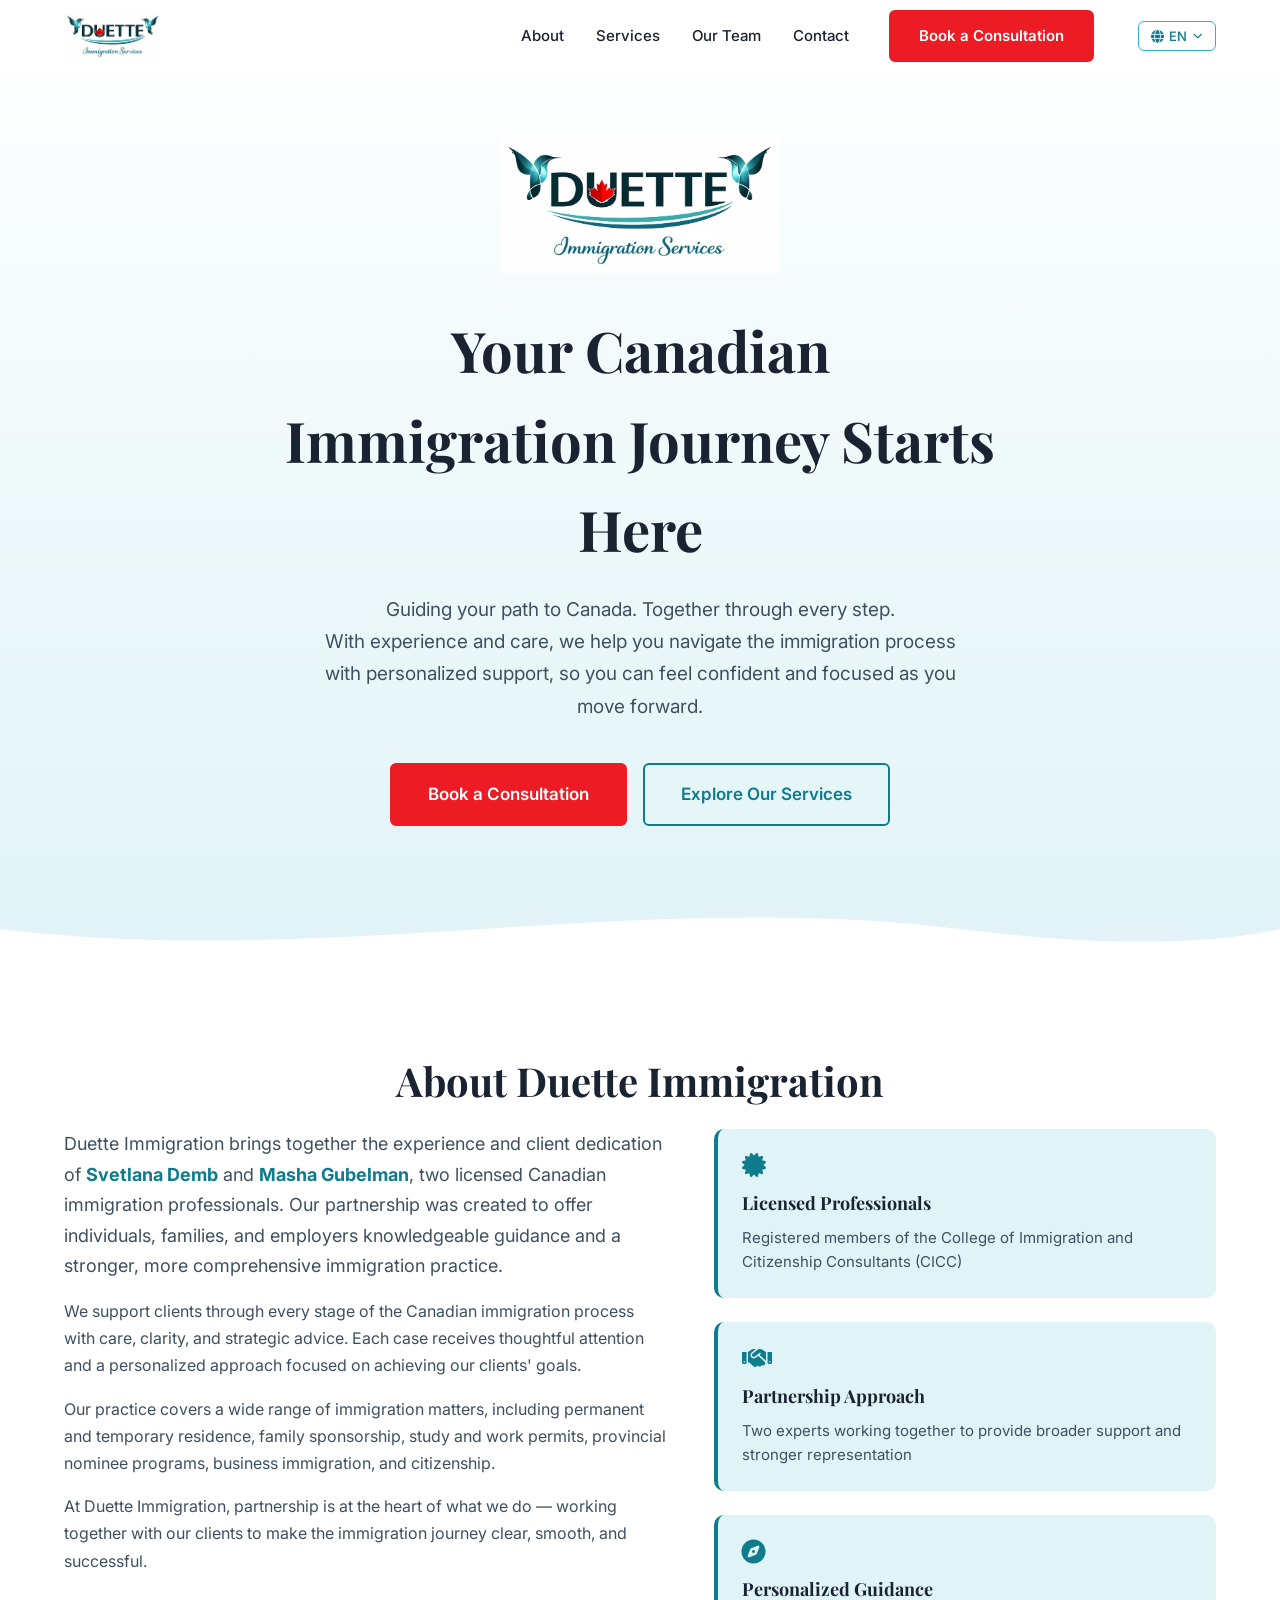
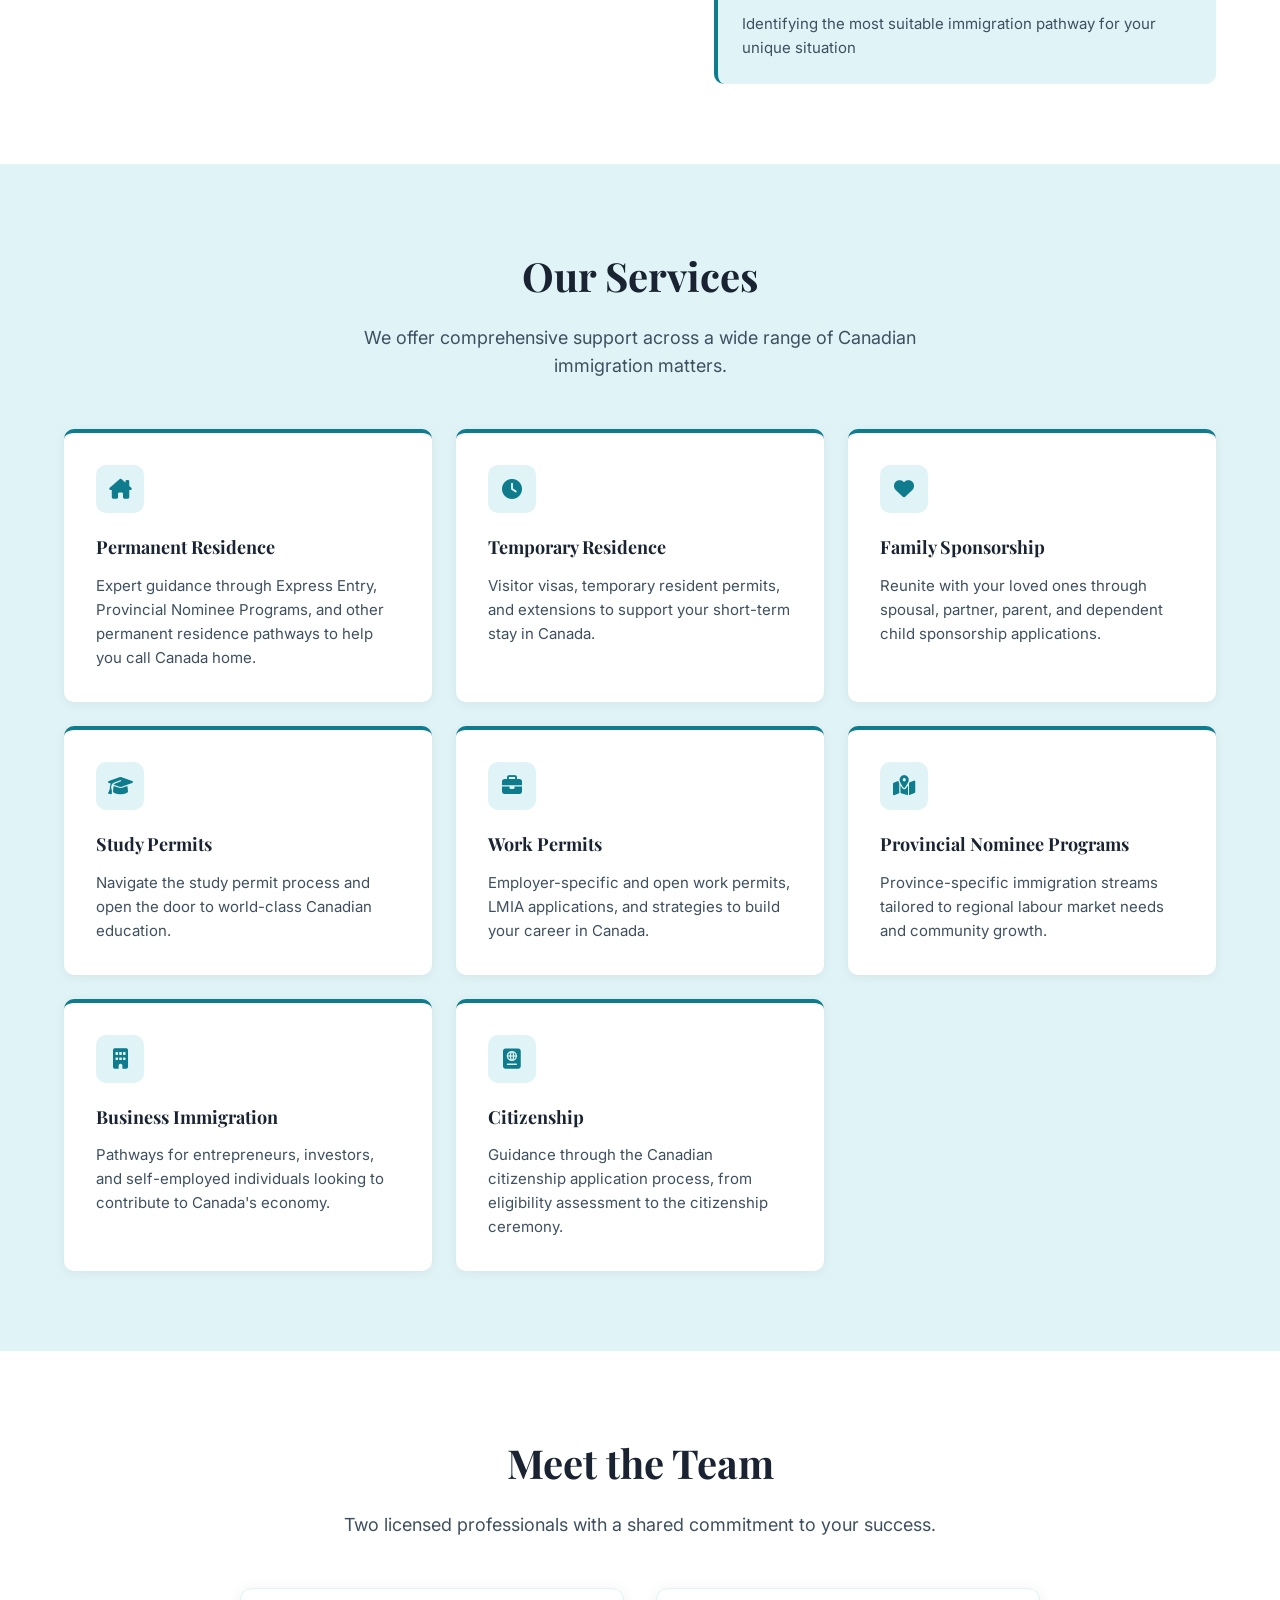
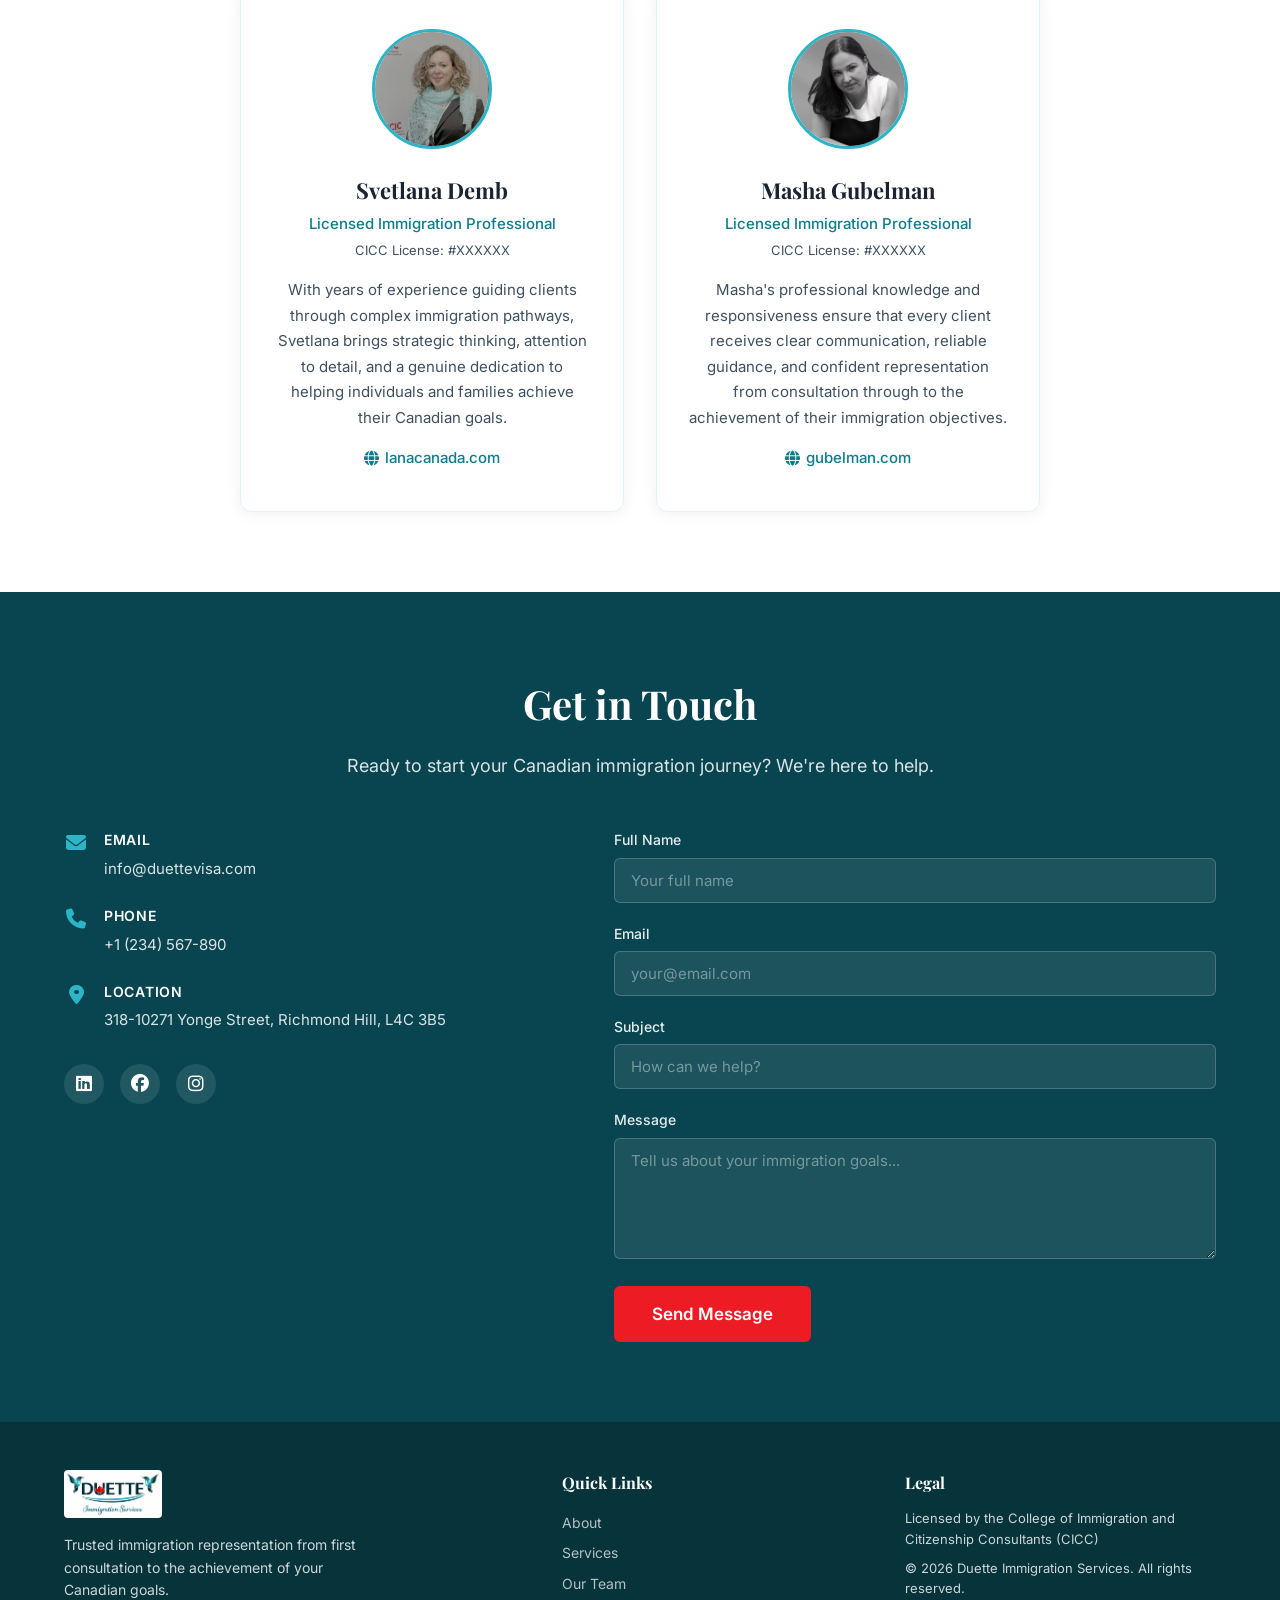
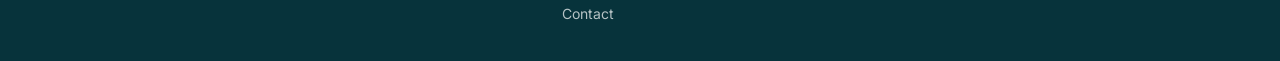
<file: index.html>
<!DOCTYPE html>
<html lang="en">
<head>
    <meta charset="UTF-8">
    <meta name="viewport" content="width=device-width, initial-scale=1.0">
    <title>Duette Immigration Services | Licensed Canadian Immigration Professionals</title>
    <meta name="description" content="Duette Immigration Services — licensed Canadian immigration professionals Svetlana Demb and Masha Gubelman offering expert guidance for permanent residence, work permits, family sponsorship, and more.">
    <meta property="og:title" content="Duette Immigration Services">
    <meta property="og:description" content="Licensed Canadian immigration professionals guiding you through every step of your immigration journey.">
    <meta property="og:type" content="website">
    <meta property="og:image" content="images/logo.jpeg">
    <link rel="preconnect" href="https://fonts.googleapis.com">
    <link rel="preconnect" href="https://fonts.gstatic.com" crossorigin>
    <link href="https://fonts.googleapis.com/css2?family=Inter:wght@400;500;600&family=Playfair+Display:wght@600;700&display=swap" rel="stylesheet">
    <link rel="stylesheet" href="https://cdnjs.cloudflare.com/ajax/libs/font-awesome/6.5.1/css/all.min.css">
    <link rel="stylesheet" href="css/style.css">
</head>
<body>
    <!-- Navigation -->
    <header class="navbar" id="navbar">
        <div class="container navbar__inner">
            <a href="#" class="navbar__logo">
                <img src="images/logo.jpeg" alt="Duette Immigration Services" class="navbar__logo-img">
            </a>
            <button class="navbar__toggle" id="navToggle" aria-label="Toggle navigation menu">
                <span class="navbar__toggle-bar"></span>
                <span class="navbar__toggle-bar"></span>
                <span class="navbar__toggle-bar"></span>
            </button>
            <nav class="navbar__menu" id="navMenu">
                <a href="#about" class="navbar__link">About</a>
                <a href="#services" class="navbar__link">Services</a>
                <a href="#team" class="navbar__link">Our Team</a>
<a href="#contact" class="navbar__link">Contact</a>
                <a href="#BOOKING_URL" class="btn btn--red navbar__cta">Book a Consultation</a>
                <div class="lang-switcher">
                    <button class="lang-switcher__btn" aria-label="Select language">
                        <i class="fa-solid fa-globe"></i> EN <i class="fa-solid fa-chevron-down lang-switcher__arrow"></i>
                    </button>
                    <ul class="lang-switcher__menu">
                        <li><a href="index.html" class="lang-switcher__link lang-switcher__link--active">English</a></li>
                        <li><a href="fr.html" class="lang-switcher__link">Français</a></li>
                        <li><a href="ru.html" class="lang-switcher__link">Русский</a></li>
                        <li><a href="he.html" class="lang-switcher__link">עברית</a></li>
                    </ul>
                </div>
            </nav>
        </div>
    </header>

    <main>
        <!-- Hero Section -->
        <section class="hero" id="hero">
            <div class="container hero__content">
                <img src="images/logo.jpeg" alt="Duette Immigration Services" class="hero__logo">
                <h1 class="hero__title">Your Canadian Immigration Journey Starts Here</h1>
                <p class="hero__subtitle">Guiding your path to Canada. Together through every step.<br>With experience and care, we help you navigate the immigration process with personalized support, so you can feel confident and focused as you move forward.</p>
                <div class="hero__ctas">
                    <a href="#BOOKING_URL" class="btn btn--red btn--lg">Book a Consultation</a>
                    <a href="#services" class="btn btn--outline btn--lg">Explore Our Services</a>
                </div>
            </div>
            <div class="hero__wave">
                <svg viewBox="0 0 1440 120" preserveAspectRatio="none" xmlns="http://www.w3.org/2000/svg">
                    <path d="M0,60 C360,120 720,0 1080,60 C1260,90 1380,80 1440,60 L1440,120 L0,120 Z" fill="#ffffff"/>
                </svg>
            </div>
        </section>

        <!-- About Section -->
        <section class="about section" id="about">
            <div class="container">
                <h2 class="section__title">About Duette Immigration</h2>
                <div class="about__grid">
                    <div class="about__text">
                        <p class="about__lead">Duette Immigration brings together the experience and client dedication of <strong><a href="https://www.lanacanada.com/" target="_blank" rel="noopener">Svetlana Demb</a></strong> and <strong><a href="https://www.gubelman.com/" target="_blank" rel="noopener">Masha Gubelman</a></strong>, two licensed Canadian immigration professionals. Our partnership was created to offer individuals, families, and employers knowledgeable guidance and a stronger, more comprehensive immigration practice.</p>
                        <p>We support clients through every stage of the Canadian immigration process with care, clarity, and strategic advice. Each case receives thoughtful attention and a personalized approach focused on achieving our clients' goals.</p>
                        <p>Our practice covers a wide range of immigration matters, including permanent and temporary residence, family sponsorship, study and work permits, provincial nominee programs, business immigration, and citizenship.</p>
                        <p>At Duette Immigration, partnership is at the heart of what we do — working together with our clients to make the immigration journey clear, smooth, and successful.</p>
                    </div>
                    <div class="about__highlights">
                        <div class="about__highlight-card">
                            <i class="fa-solid fa-certificate"></i>
                            <h3>Licensed Professionals</h3>
                            <p>Registered members of the College of Immigration and Citizenship Consultants (CICC)</p>
                        </div>
                        <div class="about__highlight-card">
                            <i class="fa-solid fa-handshake"></i>
                            <h3>Partnership Approach</h3>
                            <p>Two experts working together to provide broader support and stronger representation</p>
                        </div>
                        <div class="about__highlight-card">
                            <i class="fa-solid fa-compass"></i>
                            <h3>Personalized Guidance</h3>
                            <p>Identifying the most suitable immigration pathway for your unique situation</p>
                        </div>
                    </div>
                </div>
            </div>
        </section>

        <!-- Services Section -->
        <section class="services section section--teal" id="services">
            <div class="container">
                <h2 class="section__title">Our Services</h2>
                <p class="section__subtitle">We offer comprehensive support across a wide range of Canadian immigration matters.</p>
                <div class="services__grid">
                    <div class="services__card">
                        <div class="services__icon"><i class="fa-solid fa-house-chimney"></i></div>
                        <h3>Permanent Residence</h3>
                        <p>Expert guidance through Express Entry, Provincial Nominee Programs, and other permanent residence pathways to help you call Canada home.</p>
                    </div>
                    <div class="services__card">
                        <div class="services__icon"><i class="fa-solid fa-clock"></i></div>
                        <h3>Temporary Residence</h3>
                        <p>Visitor visas, temporary resident permits, and extensions to support your short-term stay in Canada.</p>
                    </div>
                    <div class="services__card">
                        <div class="services__icon"><i class="fa-solid fa-heart"></i></div>
                        <h3>Family Sponsorship</h3>
                        <p>Reunite with your loved ones through spousal, partner, parent, and dependent child sponsorship applications.</p>
                    </div>
                    <div class="services__card">
                        <div class="services__icon"><i class="fa-solid fa-graduation-cap"></i></div>
                        <h3>Study Permits</h3>
                        <p>Navigate the study permit process and open the door to world-class Canadian education.</p>
                    </div>
                    <div class="services__card">
                        <div class="services__icon"><i class="fa-solid fa-briefcase"></i></div>
                        <h3>Work Permits</h3>
                        <p>Employer-specific and open work permits, LMIA applications, and strategies to build your career in Canada.</p>
                    </div>
                    <div class="services__card">
                        <div class="services__icon"><i class="fa-solid fa-map-location-dot"></i></div>
                        <h3>Provincial Nominee Programs</h3>
                        <p>Province-specific immigration streams tailored to regional labour market needs and community growth.</p>
                    </div>
                    <div class="services__card">
                        <div class="services__icon"><i class="fa-solid fa-building"></i></div>
                        <h3>Business Immigration</h3>
                        <p>Pathways for entrepreneurs, investors, and self-employed individuals looking to contribute to Canada's economy.</p>
                    </div>
                    <div class="services__card">
                        <div class="services__icon"><i class="fa-solid fa-passport"></i></div>
                        <h3>Citizenship</h3>
                        <p>Guidance through the Canadian citizenship application process, from eligibility assessment to the citizenship ceremony.</p>
                    </div>
                </div>
            </div>
        </section>

        <!-- Team Section -->
        <section class="team section" id="team">
            <div class="container">
                <h2 class="section__title">Meet the Team</h2>
                <p class="section__subtitle">Two licensed professionals with a shared commitment to your success.</p>
                <div class="team__grid">
                    <div class="team__card">
                        <div class="team__photo">
                            <img src="images/svetlana.png" alt="Svetlana Demb">
                        </div>
                        <h3 class="team__name"><a href="https://www.lanacanada.com/" target="_blank" rel="noopener">Svetlana Demb</a></h3>
                        <p class="team__title">Licensed Immigration Professional</p>
                        <p class="team__license">CICC License: #XXXXXX</p>
                        <p class="team__bio">With years of experience guiding clients through complex immigration pathways, Svetlana brings strategic thinking, attention to detail, and a genuine dedication to helping individuals and families achieve their Canadian goals.</p>
                        <a href="https://www.lanacanada.com/" target="_blank" rel="noopener" class="team__website"><i class="fa-solid fa-globe"></i> lanacanada.com</a>
                    </div>
                    <div class="team__card">
                        <div class="team__photo">
                            <img src="images/masha.jpg" alt="Masha Gubelman">
                        </div>
                        <h3 class="team__name"><a href="https://www.gubelman.com/" target="_blank" rel="noopener">Masha Gubelman</a></h3>
                        <p class="team__title">Licensed Immigration Professional</p>
                        <p class="team__license">CICC License: #XXXXXX</p>
                        <p class="team__bio">Masha's professional knowledge and responsiveness ensure that every client receives clear communication, reliable guidance, and confident representation from consultation through to the achievement of their immigration objectives.</p>
                        <a href="https://www.gubelman.com/" target="_blank" rel="noopener" class="team__website"><i class="fa-solid fa-globe"></i> gubelman.com</a>
                    </div>
                </div>
            </div>
        </section>


        <!-- Contact Section -->
        <section class="contact section section--dark" id="contact">
            <div class="container">
                <h2 class="section__title section__title--light">Get in Touch</h2>
                <p class="section__subtitle section__subtitle--light">Ready to start your Canadian immigration journey? We're here to help.</p>
                <div class="contact__grid">
                    <div class="contact__info">
                        <div class="contact__item">
                            <i class="fa-solid fa-envelope"></i>
                            <div>
                                <h3>Email</h3>
                                <a href="mailto:info@duettevisa.com">info@duettevisa.com</a>
                            </div>
                        </div>
                        <div class="contact__item">
                            <i class="fa-solid fa-phone"></i>
                            <div>
                                <h3>Phone</h3>
                                <a href="tel:+1234567890">+1 (234) 567-890</a>
                            </div>
                        </div>
                        <div class="contact__item">
                            <i class="fa-solid fa-location-dot"></i>
                            <div>
                                <h3>Location</h3>
                                <p>318-10271 Yonge Street, Richmond Hill, L4C 3B5</p>
                            </div>
                        </div>
                        <div class="contact__socials">
                            <a href="#" aria-label="LinkedIn"><i class="fa-brands fa-linkedin"></i></a>
                            <a href="#" aria-label="Facebook"><i class="fa-brands fa-facebook"></i></a>
                            <a href="#" aria-label="Instagram"><i class="fa-brands fa-instagram"></i></a>
                        </div>
                    </div>
                    <form class="contact__form" id="contactForm">
                        <div class="contact__form-group">
                            <label for="name">Full Name</label>
                            <input type="text" id="name" name="name" required placeholder="Your full name">
                        </div>
                        <div class="contact__form-group">
                            <label for="email">Email</label>
                            <input type="email" id="email" name="email" required placeholder="your@email.com">
                        </div>
                        <div class="contact__form-group">
                            <label for="subject">Subject</label>
                            <input type="text" id="subject" name="subject" required placeholder="How can we help?">
                        </div>
                        <div class="contact__form-group">
                            <label for="message">Message</label>
                            <textarea id="message" name="message" rows="5" required placeholder="Tell us about your immigration goals..."></textarea>
                        </div>
                        <button type="submit" class="btn btn--red btn--lg contact__submit">Send Message</button>
                    </form>
                </div>
            </div>
        </section>
    </main>

    <!-- Footer -->
    <footer class="footer">
        <div class="container footer__inner">
            <div class="footer__brand">
                <img src="images/logo.jpeg" alt="Duette Immigration Services" class="footer__logo">
                <p>Trusted immigration representation from first consultation to the achievement of your Canadian goals.</p>
            </div>
            <div class="footer__links">
                <h4>Quick Links</h4>
                <a href="#about">About</a>
                <a href="#services">Services</a>
                <a href="#team">Our Team</a>
<a href="#contact">Contact</a>
            </div>
            <div class="footer__legal">
                <h4>Legal</h4>
                <p>Licensed by the College of Immigration and Citizenship Consultants (CICC)</p>
                <p>&copy; 2026 Duette Immigration Services. All rights reserved.</p>
            </div>
        </div>
    </footer>

    <script src="js/main.js"></script>
</body>
</html>
</file>
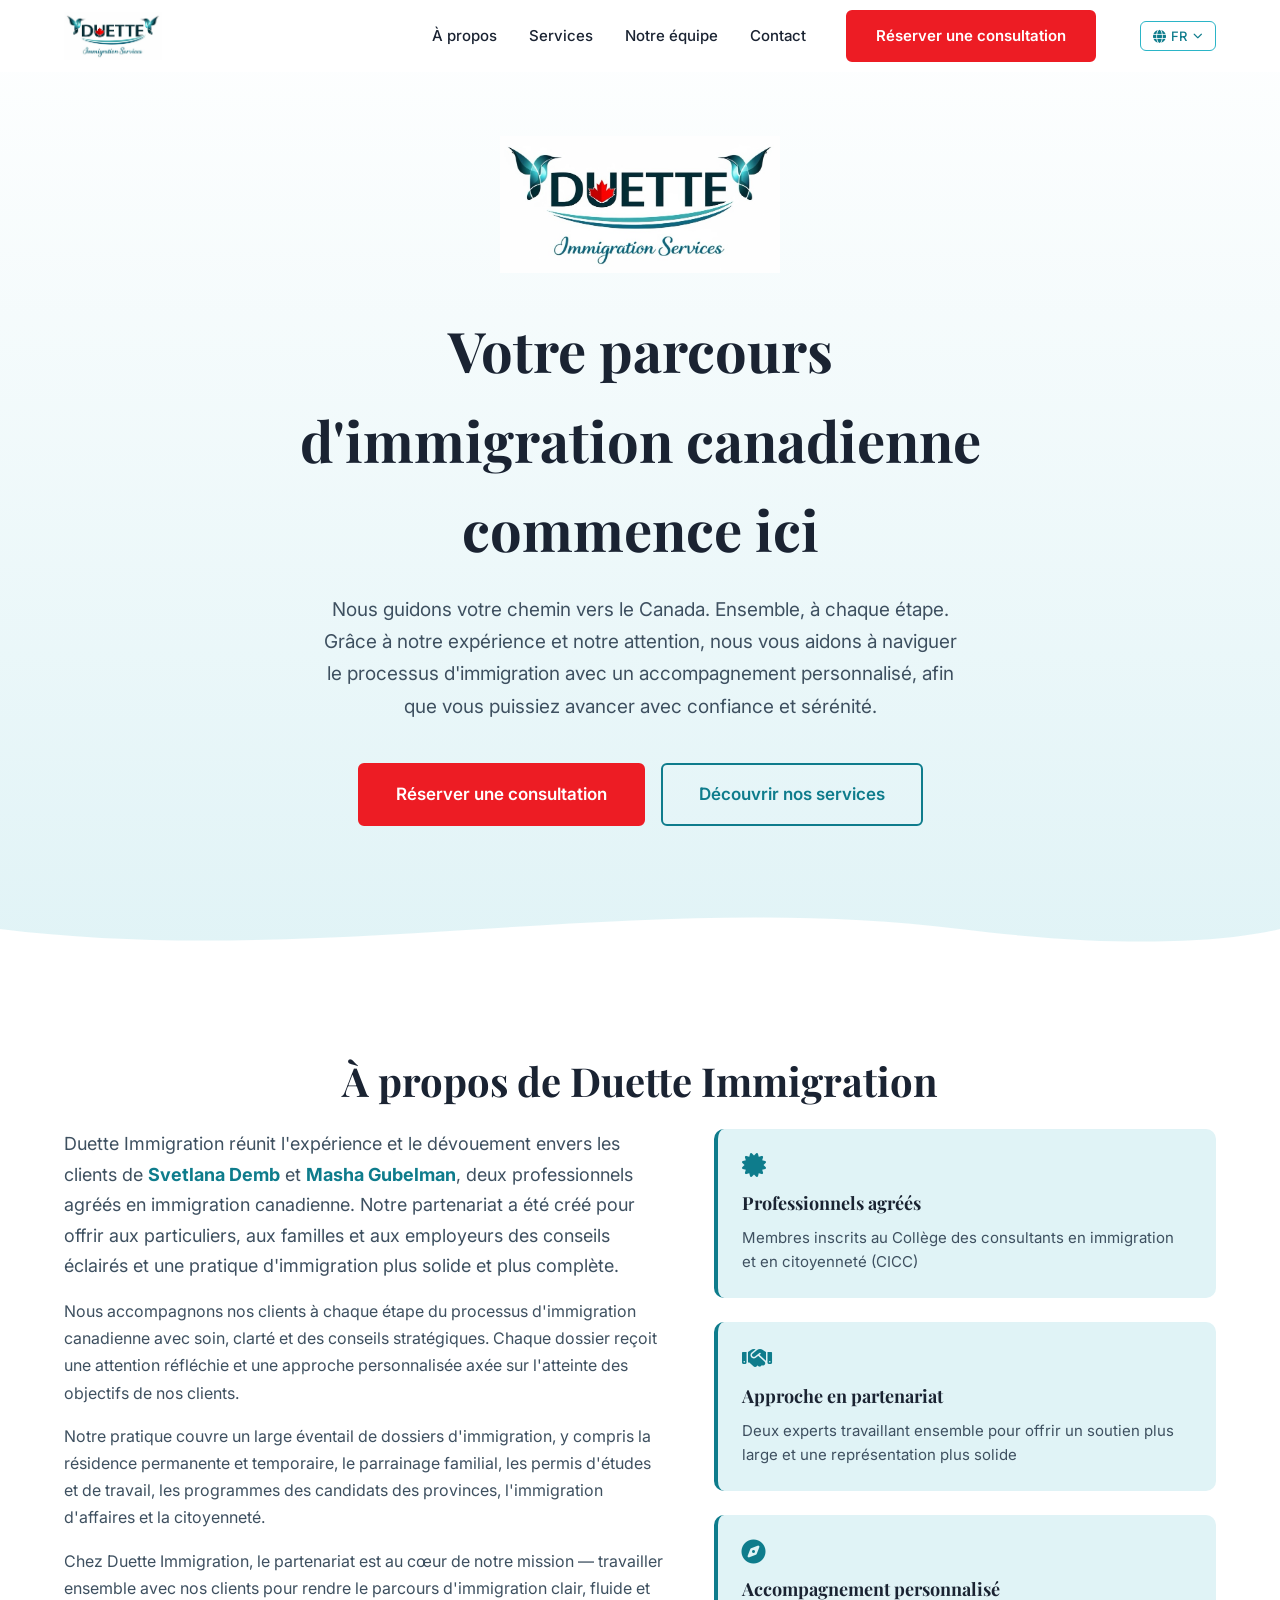
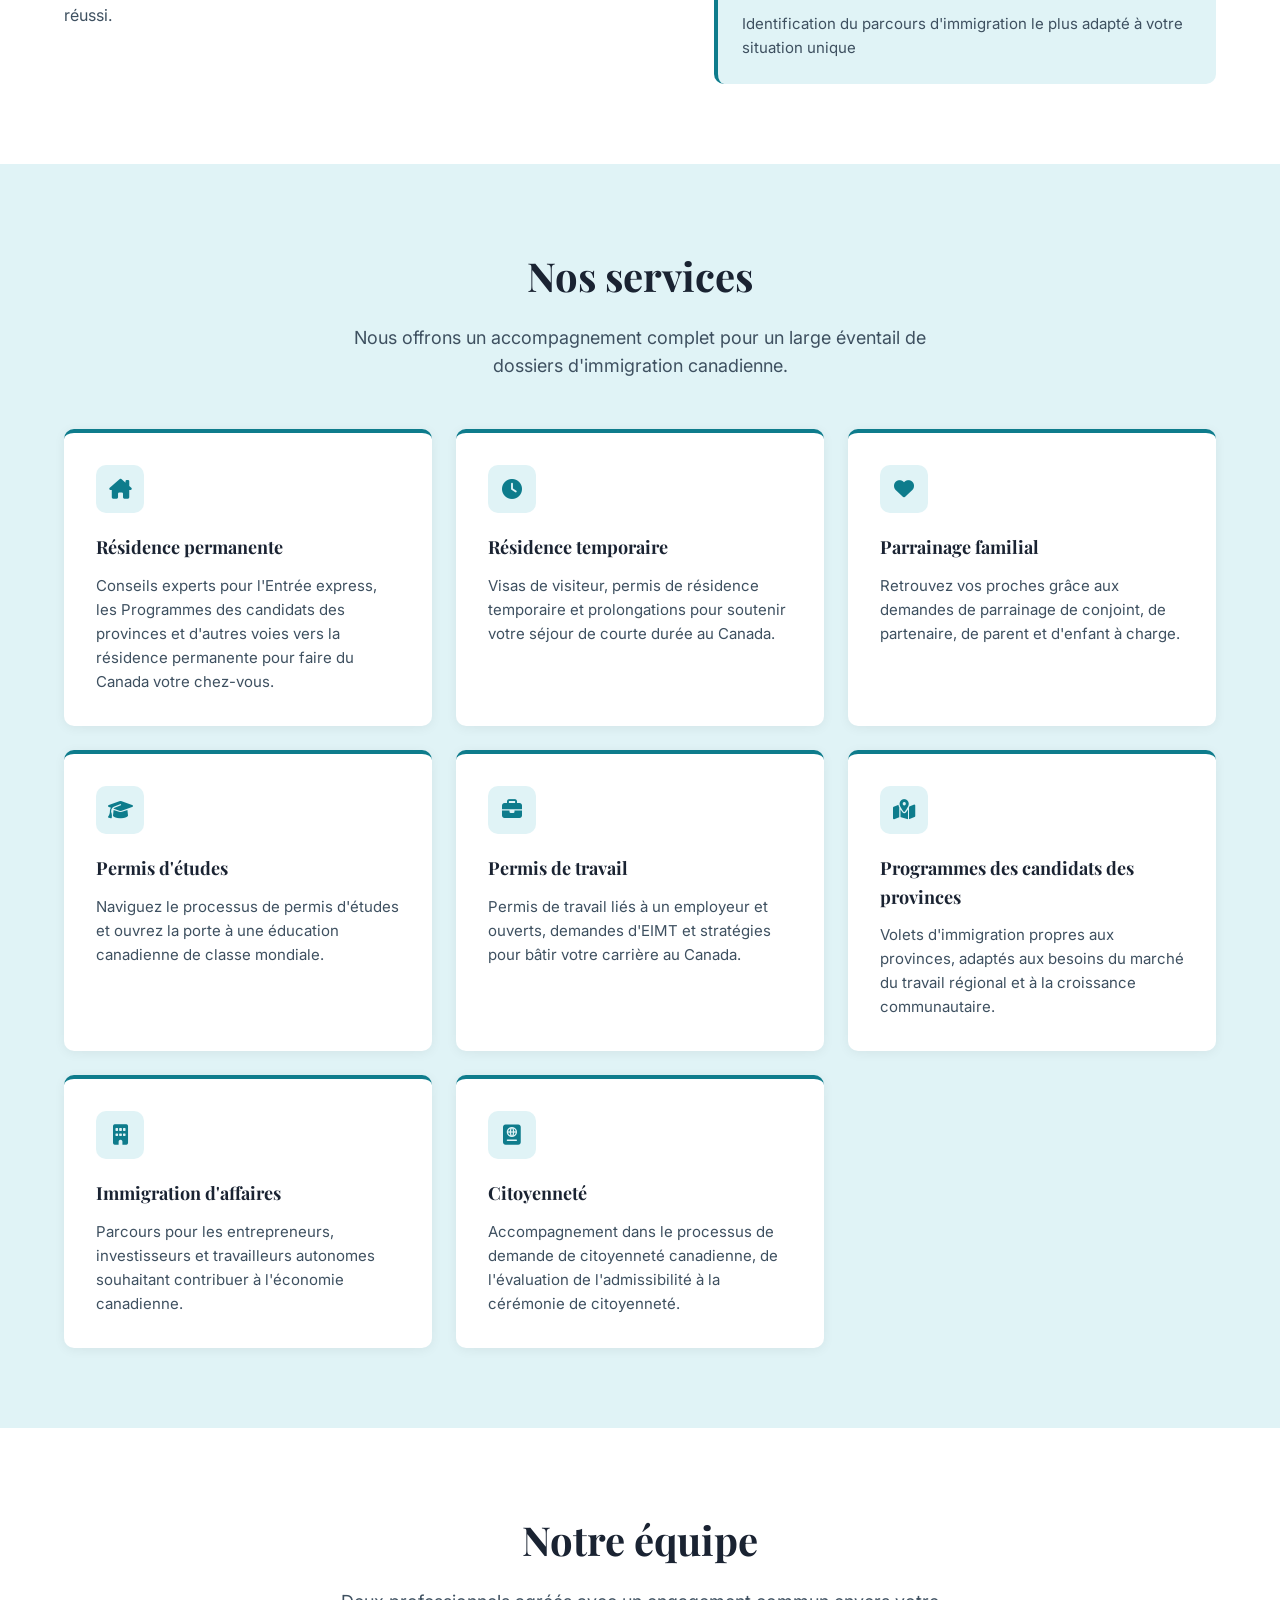
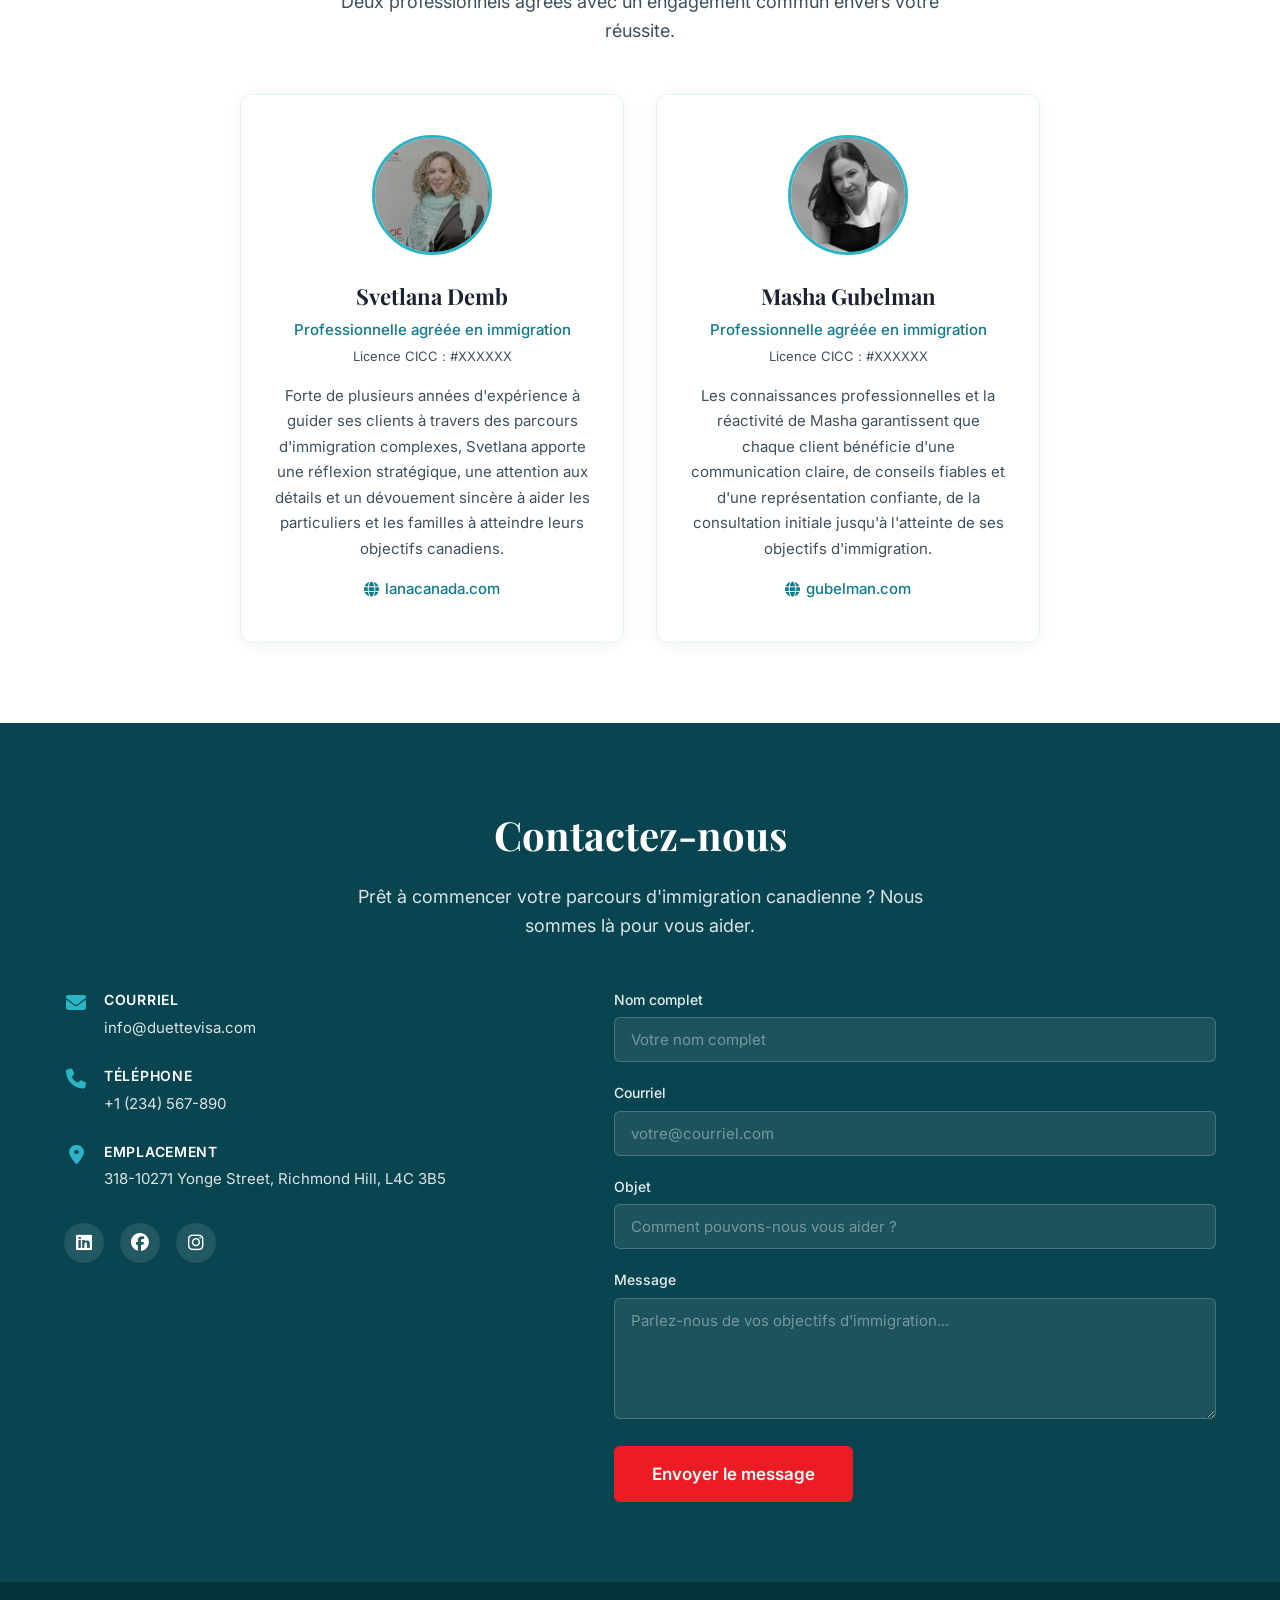
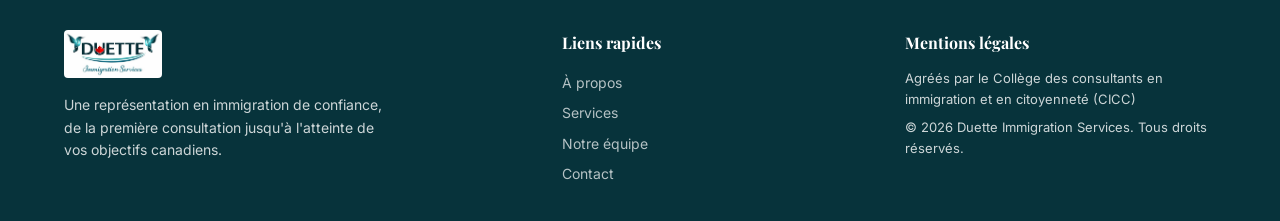
<file: fr.html>
<!DOCTYPE html>
<html lang="fr">
<head>
    <meta charset="UTF-8">
    <meta name="viewport" content="width=device-width, initial-scale=1.0">
    <title>Duette Immigration Services | Professionnels agréés en immigration canadienne</title>
    <meta name="description" content="Duette Immigration Services — professionnels agréés en immigration canadienne Svetlana Demb et Masha Gubelman offrant des conseils experts pour la résidence permanente, les permis de travail, le parrainage familial et plus encore.">
    <meta property="og:title" content="Duette Immigration Services">
    <meta property="og:description" content="Professionnels agréés en immigration canadienne vous accompagnant à chaque étape de votre parcours d'immigration.">
    <meta property="og:type" content="website">
    <meta property="og:image" content="images/logo.jpeg">
    <link rel="preconnect" href="https://fonts.googleapis.com">
    <link rel="preconnect" href="https://fonts.gstatic.com" crossorigin>
    <link href="https://fonts.googleapis.com/css2?family=Inter:wght@400;500;600&family=Playfair+Display:wght@600;700&display=swap" rel="stylesheet">
    <link rel="stylesheet" href="https://cdnjs.cloudflare.com/ajax/libs/font-awesome/6.5.1/css/all.min.css">
    <link rel="stylesheet" href="css/style.css">
</head>
<body>
    <!-- Navigation -->
    <header class="navbar" id="navbar">
        <div class="container navbar__inner">
            <a href="#" class="navbar__logo">
                <img src="images/logo.jpeg" alt="Duette Immigration Services" class="navbar__logo-img">
            </a>
            <button class="navbar__toggle" id="navToggle" aria-label="Ouvrir le menu de navigation">
                <span class="navbar__toggle-bar"></span>
                <span class="navbar__toggle-bar"></span>
                <span class="navbar__toggle-bar"></span>
            </button>
            <nav class="navbar__menu" id="navMenu">
                <a href="#about" class="navbar__link">À propos</a>
                <a href="#services" class="navbar__link">Services</a>
                <a href="#team" class="navbar__link">Notre équipe</a>
                <a href="#contact" class="navbar__link">Contact</a>
                <a href="#BOOKING_URL" class="btn btn--red navbar__cta">Réserver une consultation</a>
                <div class="lang-switcher">
                    <button class="lang-switcher__btn" aria-label="Choisir la langue">
                        <i class="fa-solid fa-globe"></i> FR <i class="fa-solid fa-chevron-down lang-switcher__arrow"></i>
                    </button>
                    <ul class="lang-switcher__menu">
                        <li><a href="index.html" class="lang-switcher__link">English</a></li>
                        <li><a href="fr.html" class="lang-switcher__link lang-switcher__link--active">Français</a></li>
                        <li><a href="ru.html" class="lang-switcher__link">Русский</a></li>
                        <li><a href="he.html" class="lang-switcher__link">עברית</a></li>
                    </ul>
                </div>
            </nav>
        </div>
    </header>

    <main>
        <!-- Hero Section -->
        <section class="hero" id="hero">
            <div class="container hero__content">
                <img src="images/logo.jpeg" alt="Duette Immigration Services" class="hero__logo">
                <h1 class="hero__title">Votre parcours d'immigration canadienne commence ici</h1>
                <p class="hero__subtitle">Nous guidons votre chemin vers le Canada. Ensemble, à chaque étape.<br>Grâce à notre expérience et notre attention, nous vous aidons à naviguer le processus d'immigration avec un accompagnement personnalisé, afin que vous puissiez avancer avec confiance et sérénité.</p>
                <div class="hero__ctas">
                    <a href="#BOOKING_URL" class="btn btn--red btn--lg">Réserver une consultation</a>
                    <a href="#services" class="btn btn--outline btn--lg">Découvrir nos services</a>
                </div>
            </div>
            <div class="hero__wave">
                <svg viewBox="0 0 1440 120" preserveAspectRatio="none" xmlns="http://www.w3.org/2000/svg">
                    <path d="M0,60 C360,120 720,0 1080,60 C1260,90 1380,80 1440,60 L1440,120 L0,120 Z" fill="#ffffff"/>
                </svg>
            </div>
        </section>

        <!-- About Section -->
        <section class="about section" id="about">
            <div class="container">
                <h2 class="section__title">À propos de Duette Immigration</h2>
                <div class="about__grid">
                    <div class="about__text">
                        <p class="about__lead">Duette Immigration réunit l'expérience et le dévouement envers les clients de <strong><a href="https://www.lanacanada.com/" target="_blank" rel="noopener">Svetlana Demb</a></strong> et <strong><a href="https://www.gubelman.com/" target="_blank" rel="noopener">Masha Gubelman</a></strong>, deux professionnels agréés en immigration canadienne. Notre partenariat a été créé pour offrir aux particuliers, aux familles et aux employeurs des conseils éclairés et une pratique d'immigration plus solide et plus complète.</p>
                        <p>Nous accompagnons nos clients à chaque étape du processus d'immigration canadienne avec soin, clarté et des conseils stratégiques. Chaque dossier reçoit une attention réfléchie et une approche personnalisée axée sur l'atteinte des objectifs de nos clients.</p>
                        <p>Notre pratique couvre un large éventail de dossiers d'immigration, y compris la résidence permanente et temporaire, le parrainage familial, les permis d'études et de travail, les programmes des candidats des provinces, l'immigration d'affaires et la citoyenneté.</p>
                        <p>Chez Duette Immigration, le partenariat est au cœur de notre mission — travailler ensemble avec nos clients pour rendre le parcours d'immigration clair, fluide et réussi.</p>
                    </div>
                    <div class="about__highlights">
                        <div class="about__highlight-card">
                            <i class="fa-solid fa-certificate"></i>
                            <h3>Professionnels agréés</h3>
                            <p>Membres inscrits au Collège des consultants en immigration et en citoyenneté (CICC)</p>
                        </div>
                        <div class="about__highlight-card">
                            <i class="fa-solid fa-handshake"></i>
                            <h3>Approche en partenariat</h3>
                            <p>Deux experts travaillant ensemble pour offrir un soutien plus large et une représentation plus solide</p>
                        </div>
                        <div class="about__highlight-card">
                            <i class="fa-solid fa-compass"></i>
                            <h3>Accompagnement personnalisé</h3>
                            <p>Identification du parcours d'immigration le plus adapté à votre situation unique</p>
                        </div>
                    </div>
                </div>
            </div>
        </section>

        <!-- Services Section -->
        <section class="services section section--teal" id="services">
            <div class="container">
                <h2 class="section__title">Nos services</h2>
                <p class="section__subtitle">Nous offrons un accompagnement complet pour un large éventail de dossiers d'immigration canadienne.</p>
                <div class="services__grid">
                    <div class="services__card">
                        <div class="services__icon"><i class="fa-solid fa-house-chimney"></i></div>
                        <h3>Résidence permanente</h3>
                        <p>Conseils experts pour l'Entrée express, les Programmes des candidats des provinces et d'autres voies vers la résidence permanente pour faire du Canada votre chez-vous.</p>
                    </div>
                    <div class="services__card">
                        <div class="services__icon"><i class="fa-solid fa-clock"></i></div>
                        <h3>Résidence temporaire</h3>
                        <p>Visas de visiteur, permis de résidence temporaire et prolongations pour soutenir votre séjour de courte durée au Canada.</p>
                    </div>
                    <div class="services__card">
                        <div class="services__icon"><i class="fa-solid fa-heart"></i></div>
                        <h3>Parrainage familial</h3>
                        <p>Retrouvez vos proches grâce aux demandes de parrainage de conjoint, de partenaire, de parent et d'enfant à charge.</p>
                    </div>
                    <div class="services__card">
                        <div class="services__icon"><i class="fa-solid fa-graduation-cap"></i></div>
                        <h3>Permis d'études</h3>
                        <p>Naviguez le processus de permis d'études et ouvrez la porte à une éducation canadienne de classe mondiale.</p>
                    </div>
                    <div class="services__card">
                        <div class="services__icon"><i class="fa-solid fa-briefcase"></i></div>
                        <h3>Permis de travail</h3>
                        <p>Permis de travail liés à un employeur et ouverts, demandes d'EIMT et stratégies pour bâtir votre carrière au Canada.</p>
                    </div>
                    <div class="services__card">
                        <div class="services__icon"><i class="fa-solid fa-map-location-dot"></i></div>
                        <h3>Programmes des candidats des provinces</h3>
                        <p>Volets d'immigration propres aux provinces, adaptés aux besoins du marché du travail régional et à la croissance communautaire.</p>
                    </div>
                    <div class="services__card">
                        <div class="services__icon"><i class="fa-solid fa-building"></i></div>
                        <h3>Immigration d'affaires</h3>
                        <p>Parcours pour les entrepreneurs, investisseurs et travailleurs autonomes souhaitant contribuer à l'économie canadienne.</p>
                    </div>
                    <div class="services__card">
                        <div class="services__icon"><i class="fa-solid fa-passport"></i></div>
                        <h3>Citoyenneté</h3>
                        <p>Accompagnement dans le processus de demande de citoyenneté canadienne, de l'évaluation de l'admissibilité à la cérémonie de citoyenneté.</p>
                    </div>
                </div>
            </div>
        </section>

        <!-- Team Section -->
        <section class="team section" id="team">
            <div class="container">
                <h2 class="section__title">Notre équipe</h2>
                <p class="section__subtitle">Deux professionnels agréés avec un engagement commun envers votre réussite.</p>
                <div class="team__grid">
                    <div class="team__card">
                        <div class="team__photo">
                            <img src="images/svetlana.png" alt="Svetlana Demb">
                        </div>
                        <h3 class="team__name"><a href="https://www.lanacanada.com/" target="_blank" rel="noopener">Svetlana Demb</a></h3>
                        <p class="team__title">Professionnelle agréée en immigration</p>
                        <p class="team__license">Licence CICC : #XXXXXX</p>
                        <p class="team__bio">Forte de plusieurs années d'expérience à guider ses clients à travers des parcours d'immigration complexes, Svetlana apporte une réflexion stratégique, une attention aux détails et un dévouement sincère à aider les particuliers et les familles à atteindre leurs objectifs canadiens.</p>
                        <a href="https://www.lanacanada.com/" target="_blank" rel="noopener" class="team__website"><i class="fa-solid fa-globe"></i> lanacanada.com</a>
                    </div>
                    <div class="team__card">
                        <div class="team__photo">
                            <img src="images/masha.jpg" alt="Masha Gubelman">
                        </div>
                        <h3 class="team__name"><a href="https://www.gubelman.com/" target="_blank" rel="noopener">Masha Gubelman</a></h3>
                        <p class="team__title">Professionnelle agréée en immigration</p>
                        <p class="team__license">Licence CICC : #XXXXXX</p>
                        <p class="team__bio">Les connaissances professionnelles et la réactivité de Masha garantissent que chaque client bénéficie d'une communication claire, de conseils fiables et d'une représentation confiante, de la consultation initiale jusqu'à l'atteinte de ses objectifs d'immigration.</p>
                        <a href="https://www.gubelman.com/" target="_blank" rel="noopener" class="team__website"><i class="fa-solid fa-globe"></i> gubelman.com</a>
                    </div>
                </div>
            </div>
        </section>


        <!-- Contact Section -->
        <section class="contact section section--dark" id="contact">
            <div class="container">
                <h2 class="section__title section__title--light">Contactez-nous</h2>
                <p class="section__subtitle section__subtitle--light">Prêt à commencer votre parcours d'immigration canadienne ? Nous sommes là pour vous aider.</p>
                <div class="contact__grid">
                    <div class="contact__info">
                        <div class="contact__item">
                            <i class="fa-solid fa-envelope"></i>
                            <div>
                                <h3>Courriel</h3>
                                <a href="mailto:info@duettevisa.com">info@duettevisa.com</a>
                            </div>
                        </div>
                        <div class="contact__item">
                            <i class="fa-solid fa-phone"></i>
                            <div>
                                <h3>Téléphone</h3>
                                <a href="tel:+1234567890">+1 (234) 567-890</a>
                            </div>
                        </div>
                        <div class="contact__item">
                            <i class="fa-solid fa-location-dot"></i>
                            <div>
                                <h3>Emplacement</h3>
                                <p>318-10271 Yonge Street, Richmond Hill, L4C 3B5</p>
                            </div>
                        </div>
                        <div class="contact__socials">
                            <a href="#" aria-label="LinkedIn"><i class="fa-brands fa-linkedin"></i></a>
                            <a href="#" aria-label="Facebook"><i class="fa-brands fa-facebook"></i></a>
                            <a href="#" aria-label="Instagram"><i class="fa-brands fa-instagram"></i></a>
                        </div>
                    </div>
                    <form class="contact__form" id="contactForm">
                        <div class="contact__form-group">
                            <label for="name">Nom complet</label>
                            <input type="text" id="name" name="name" required placeholder="Votre nom complet">
                        </div>
                        <div class="contact__form-group">
                            <label for="email">Courriel</label>
                            <input type="email" id="email" name="email" required placeholder="votre@courriel.com">
                        </div>
                        <div class="contact__form-group">
                            <label for="subject">Objet</label>
                            <input type="text" id="subject" name="subject" required placeholder="Comment pouvons-nous vous aider ?">
                        </div>
                        <div class="contact__form-group">
                            <label for="message">Message</label>
                            <textarea id="message" name="message" rows="5" required placeholder="Parlez-nous de vos objectifs d'immigration..."></textarea>
                        </div>
                        <button type="submit" class="btn btn--red btn--lg contact__submit">Envoyer le message</button>
                    </form>
                </div>
            </div>
        </section>
    </main>

    <!-- Footer -->
    <footer class="footer">
        <div class="container footer__inner">
            <div class="footer__brand">
                <img src="images/logo.jpeg" alt="Duette Immigration Services" class="footer__logo">
                <p>Une représentation en immigration de confiance, de la première consultation jusqu'à l'atteinte de vos objectifs canadiens.</p>
            </div>
            <div class="footer__links">
                <h4>Liens rapides</h4>
                <a href="#about">À propos</a>
                <a href="#services">Services</a>
                <a href="#team">Notre équipe</a>
                <a href="#contact">Contact</a>
            </div>
            <div class="footer__legal">
                <h4>Mentions légales</h4>
                <p>Agréés par le Collège des consultants en immigration et en citoyenneté (CICC)</p>
                <p>&copy; 2026 Duette Immigration Services. Tous droits réservés.</p>
            </div>
        </div>
    </footer>

    <script src="js/main.js"></script>
</body>
</html>
</file>
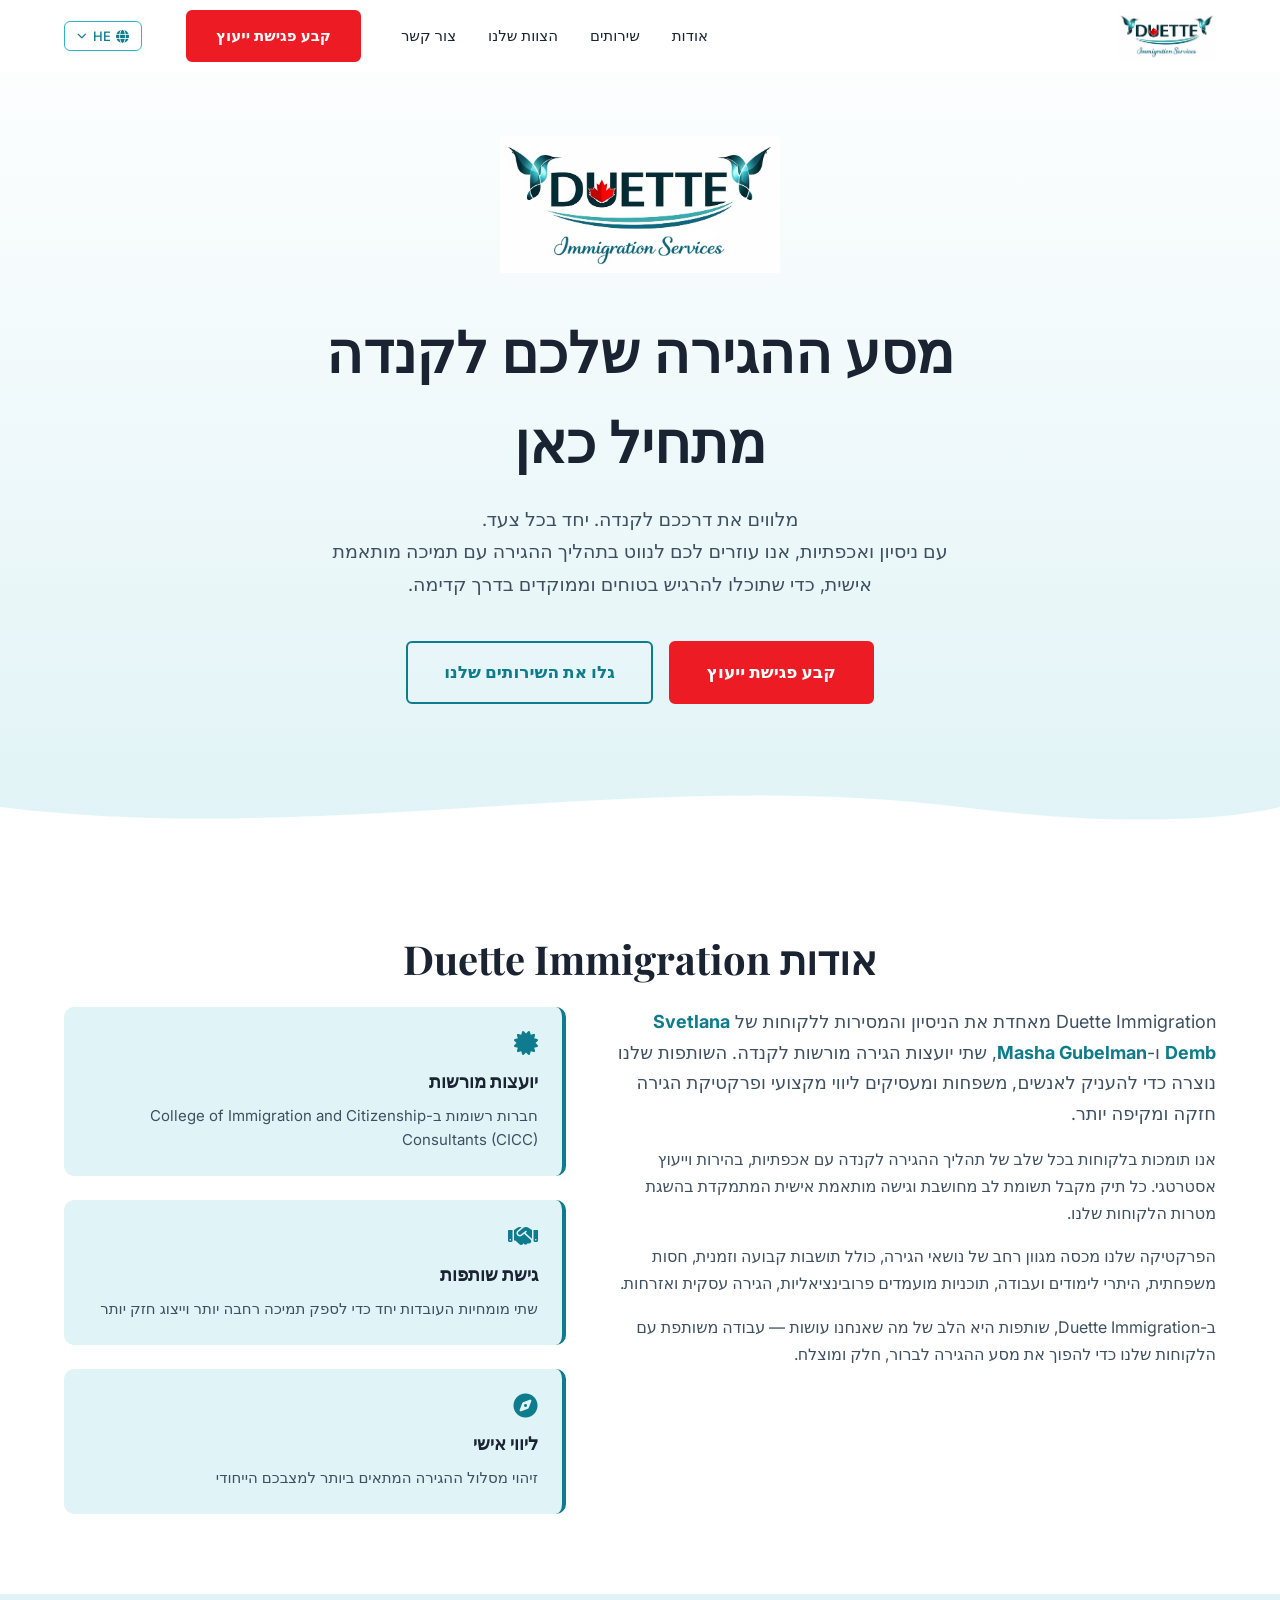
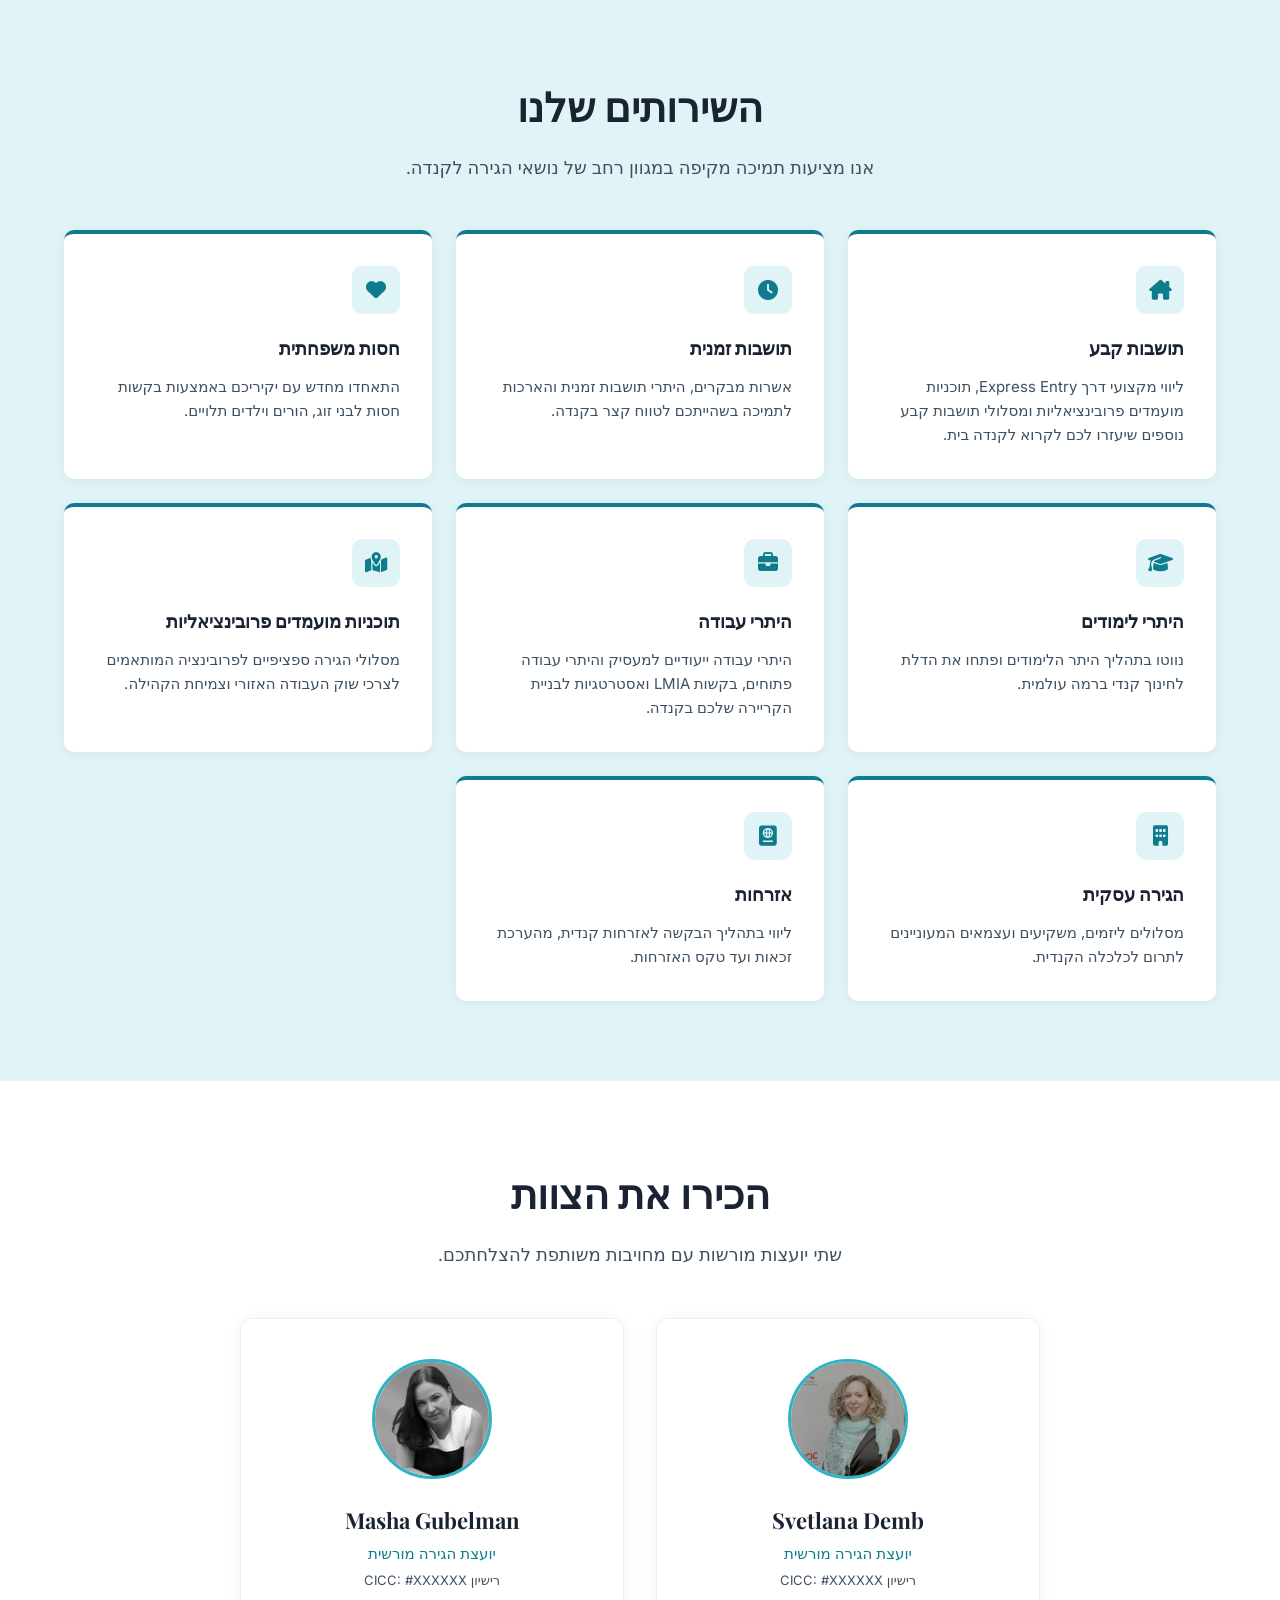
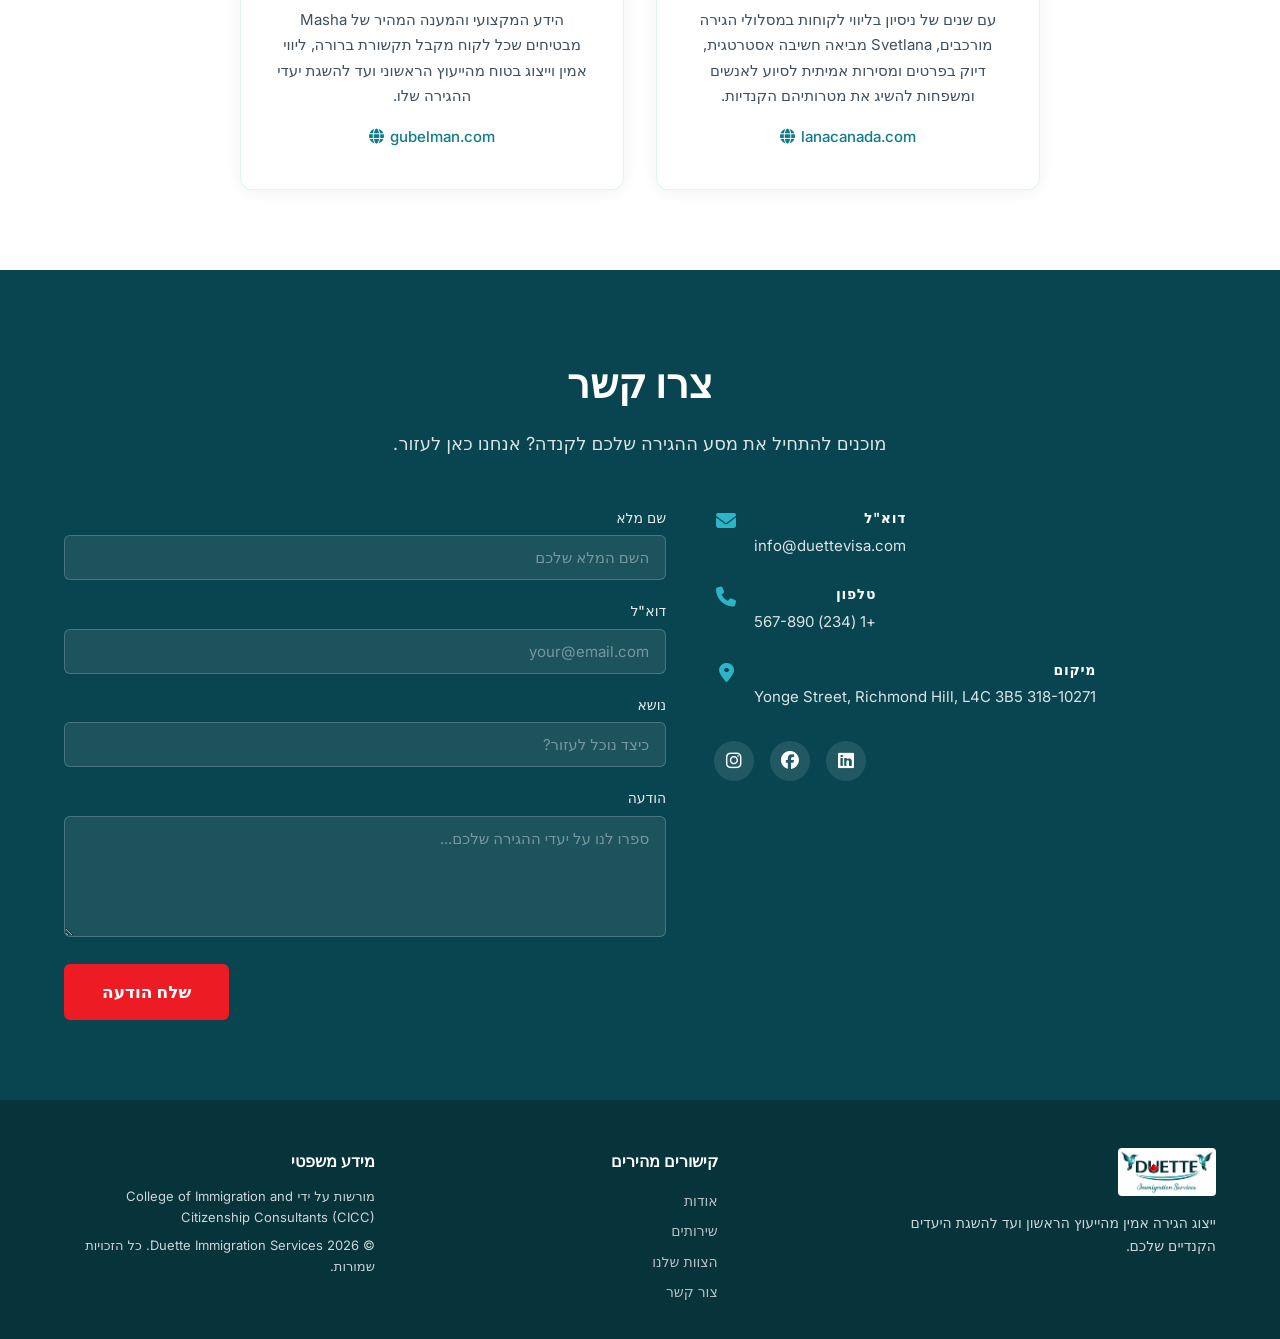
<file: he.html>
<!DOCTYPE html>
<html lang="he" dir="rtl">
<head>
    <meta charset="UTF-8">
    <meta name="viewport" content="width=device-width, initial-scale=1.0">
    <title>Duette Immigration Services | יועצי הגירה מורשים לקנדה</title>
    <meta name="description" content="Duette Immigration Services — יועצות הגירה מורשות לקנדה, Svetlana Demb ו-Masha Gubelman, מציעות ליווי מקצועי לתושבות קבע, היתרי עבודה, חסות משפחתית ועוד.">
    <meta property="og:title" content="Duette Immigration Services">
    <meta property="og:description" content="יועצות הגירה מורשות לקנדה המלוות אתכם בכל שלב במסע ההגירה שלכם.">
    <meta property="og:type" content="website">
    <meta property="og:image" content="images/logo.jpeg">
    <link rel="preconnect" href="https://fonts.googleapis.com">
    <link rel="preconnect" href="https://fonts.gstatic.com" crossorigin>
    <link href="https://fonts.googleapis.com/css2?family=Inter:wght@400;500;600&family=Playfair+Display:wght@600;700&display=swap" rel="stylesheet">
    <link rel="stylesheet" href="https://cdnjs.cloudflare.com/ajax/libs/font-awesome/6.5.1/css/all.min.css">
    <link rel="stylesheet" href="css/style.css">
</head>
<body>
    <!-- Navigation -->
    <header class="navbar" id="navbar">
        <div class="container navbar__inner">
            <a href="#" class="navbar__logo">
                <img src="images/logo.jpeg" alt="Duette Immigration Services" class="navbar__logo-img">
            </a>
            <button class="navbar__toggle" id="navToggle" aria-label="פתח תפריט ניווט">
                <span class="navbar__toggle-bar"></span>
                <span class="navbar__toggle-bar"></span>
                <span class="navbar__toggle-bar"></span>
            </button>
            <nav class="navbar__menu" id="navMenu">
                <a href="#about" class="navbar__link">אודות</a>
                <a href="#services" class="navbar__link">שירותים</a>
                <a href="#team" class="navbar__link">הצוות שלנו</a>
                <a href="#contact" class="navbar__link">צור קשר</a>
                <a href="#BOOKING_URL" class="btn btn--red navbar__cta">קבע פגישת ייעוץ</a>
                <div class="lang-switcher">
                    <button class="lang-switcher__btn" aria-label="בחר שפה">
                        <i class="fa-solid fa-globe"></i> HE <i class="fa-solid fa-chevron-down lang-switcher__arrow"></i>
                    </button>
                    <ul class="lang-switcher__menu">
                        <li><a href="index.html" class="lang-switcher__link">English</a></li>
                        <li><a href="fr.html" class="lang-switcher__link">Français</a></li>
                        <li><a href="ru.html" class="lang-switcher__link">Русский</a></li>
                        <li><a href="he.html" class="lang-switcher__link lang-switcher__link--active">עברית</a></li>
                    </ul>
                </div>
            </nav>
        </div>
    </header>

    <main>
        <!-- Hero Section -->
        <section class="hero" id="hero">
            <div class="container hero__content">
                <img src="images/logo.jpeg" alt="Duette Immigration Services" class="hero__logo">
                <h1 class="hero__title">מסע ההגירה שלכם לקנדה מתחיל כאן</h1>
                <p class="hero__subtitle">מלווים את דרככם לקנדה. יחד בכל צעד.<br>עם ניסיון ואכפתיות, אנו עוזרים לכם לנווט בתהליך ההגירה עם תמיכה מותאמת אישית, כדי שתוכלו להרגיש בטוחים וממוקדים בדרך קדימה.</p>
                <div class="hero__ctas">
                    <a href="#BOOKING_URL" class="btn btn--red btn--lg">קבע פגישת ייעוץ</a>
                    <a href="#services" class="btn btn--outline btn--lg">גלו את השירותים שלנו</a>
                </div>
            </div>
            <div class="hero__wave">
                <svg viewBox="0 0 1440 120" preserveAspectRatio="none" xmlns="http://www.w3.org/2000/svg">
                    <path d="M0,60 C360,120 720,0 1080,60 C1260,90 1380,80 1440,60 L1440,120 L0,120 Z" fill="#ffffff"/>
                </svg>
            </div>
        </section>

        <!-- About Section -->
        <section class="about section" id="about">
            <div class="container">
                <h2 class="section__title">אודות Duette Immigration</h2>
                <div class="about__grid">
                    <div class="about__text">
                        <p class="about__lead">Duette Immigration מאחדת את הניסיון והמסירות ללקוחות של <strong><a href="https://www.lanacanada.com/" target="_blank" rel="noopener">Svetlana Demb</a></strong> ו-<strong><a href="https://www.gubelman.com/" target="_blank" rel="noopener">Masha Gubelman</a></strong>, שתי יועצות הגירה מורשות לקנדה. השותפות שלנו נוצרה כדי להעניק לאנשים, משפחות ומעסיקים ליווי מקצועי ופרקטיקת הגירה חזקה ומקיפה יותר.</p>
                        <p>אנו תומכות בלקוחות בכל שלב של תהליך ההגירה לקנדה עם אכפתיות, בהירות וייעוץ אסטרטגי. כל תיק מקבל תשומת לב מחושבת וגישה מותאמת אישית המתמקדת בהשגת מטרות הלקוחות שלנו.</p>
                        <p>הפרקטיקה שלנו מכסה מגוון רחב של נושאי הגירה, כולל תושבות קבועה וזמנית, חסות משפחתית, היתרי לימודים ועבודה, תוכניות מועמדים פרובינציאליות, הגירה עסקית ואזרחות.</p>
                        <p>ב-Duette Immigration, שותפות היא הלב של מה שאנחנו עושות — עבודה משותפת עם הלקוחות שלנו כדי להפוך את מסע ההגירה לברור, חלק ומוצלח.</p>
                    </div>
                    <div class="about__highlights">
                        <div class="about__highlight-card">
                            <i class="fa-solid fa-certificate"></i>
                            <h3>יועצות מורשות</h3>
                            <p>חברות רשומות ב-College of Immigration and Citizenship Consultants (CICC)</p>
                        </div>
                        <div class="about__highlight-card">
                            <i class="fa-solid fa-handshake"></i>
                            <h3>גישת שותפות</h3>
                            <p>שתי מומחיות העובדות יחד כדי לספק תמיכה רחבה יותר וייצוג חזק יותר</p>
                        </div>
                        <div class="about__highlight-card">
                            <i class="fa-solid fa-compass"></i>
                            <h3>ליווי אישי</h3>
                            <p>זיהוי מסלול ההגירה המתאים ביותר למצבכם הייחודי</p>
                        </div>
                    </div>
                </div>
            </div>
        </section>

        <!-- Services Section -->
        <section class="services section section--teal" id="services">
            <div class="container">
                <h2 class="section__title">השירותים שלנו</h2>
                <p class="section__subtitle">אנו מציעות תמיכה מקיפה במגוון רחב של נושאי הגירה לקנדה.</p>
                <div class="services__grid">
                    <div class="services__card">
                        <div class="services__icon"><i class="fa-solid fa-house-chimney"></i></div>
                        <h3>תושבות קבע</h3>
                        <p>ליווי מקצועי דרך Express Entry, תוכניות מועמדים פרובינציאליות ומסלולי תושבות קבע נוספים שיעזרו לכם לקרוא לקנדה בית.</p>
                    </div>
                    <div class="services__card">
                        <div class="services__icon"><i class="fa-solid fa-clock"></i></div>
                        <h3>תושבות זמנית</h3>
                        <p>אשרות מבקרים, היתרי תושבות זמנית והארכות לתמיכה בשהייתכם לטווח קצר בקנדה.</p>
                    </div>
                    <div class="services__card">
                        <div class="services__icon"><i class="fa-solid fa-heart"></i></div>
                        <h3>חסות משפחתית</h3>
                        <p>התאחדו מחדש עם יקיריכם באמצעות בקשות חסות לבני זוג, הורים וילדים תלויים.</p>
                    </div>
                    <div class="services__card">
                        <div class="services__icon"><i class="fa-solid fa-graduation-cap"></i></div>
                        <h3>היתרי לימודים</h3>
                        <p>נווטו בתהליך היתר הלימודים ופתחו את הדלת לחינוך קנדי ברמה עולמית.</p>
                    </div>
                    <div class="services__card">
                        <div class="services__icon"><i class="fa-solid fa-briefcase"></i></div>
                        <h3>היתרי עבודה</h3>
                        <p>היתרי עבודה ייעודיים למעסיק והיתרי עבודה פתוחים, בקשות LMIA ואסטרטגיות לבניית הקריירה שלכם בקנדה.</p>
                    </div>
                    <div class="services__card">
                        <div class="services__icon"><i class="fa-solid fa-map-location-dot"></i></div>
                        <h3>תוכניות מועמדים פרובינציאליות</h3>
                        <p>מסלולי הגירה ספציפיים לפרובינציה המותאמים לצרכי שוק העבודה האזורי וצמיחת הקהילה.</p>
                    </div>
                    <div class="services__card">
                        <div class="services__icon"><i class="fa-solid fa-building"></i></div>
                        <h3>הגירה עסקית</h3>
                        <p>מסלולים ליזמים, משקיעים ועצמאים המעוניינים לתרום לכלכלה הקנדית.</p>
                    </div>
                    <div class="services__card">
                        <div class="services__icon"><i class="fa-solid fa-passport"></i></div>
                        <h3>אזרחות</h3>
                        <p>ליווי בתהליך הבקשה לאזרחות קנדית, מהערכת זכאות ועד טקס האזרחות.</p>
                    </div>
                </div>
            </div>
        </section>

        <!-- Team Section -->
        <section class="team section" id="team">
            <div class="container">
                <h2 class="section__title">הכירו את הצוות</h2>
                <p class="section__subtitle">שתי יועצות מורשות עם מחויבות משותפת להצלחתכם.</p>
                <div class="team__grid">
                    <div class="team__card">
                        <div class="team__photo">
                            <img src="images/svetlana.png" alt="Svetlana Demb">
                        </div>
                        <h3 class="team__name"><a href="https://www.lanacanada.com/" target="_blank" rel="noopener">Svetlana Demb</a></h3>
                        <p class="team__title">יועצת הגירה מורשית</p>
                        <p class="team__license">רישיון CICC: #XXXXXX</p>
                        <p class="team__bio">עם שנים של ניסיון בליווי לקוחות במסלולי הגירה מורכבים, Svetlana מביאה חשיבה אסטרטגית, דיוק בפרטים ומסירות אמיתית לסיוע לאנשים ומשפחות להשיג את מטרותיהם הקנדיות.</p>
                        <a href="https://www.lanacanada.com/" target="_blank" rel="noopener" class="team__website"><i class="fa-solid fa-globe"></i> lanacanada.com</a>
                    </div>
                    <div class="team__card">
                        <div class="team__photo">
                            <img src="images/masha.jpg" alt="Masha Gubelman">
                        </div>
                        <h3 class="team__name"><a href="https://www.gubelman.com/" target="_blank" rel="noopener">Masha Gubelman</a></h3>
                        <p class="team__title">יועצת הגירה מורשית</p>
                        <p class="team__license">רישיון CICC: #XXXXXX</p>
                        <p class="team__bio">הידע המקצועי והמענה המהיר של Masha מבטיחים שכל לקוח מקבל תקשורת ברורה, ליווי אמין וייצוג בטוח מהייעוץ הראשוני ועד להשגת יעדי ההגירה שלו.</p>
                        <a href="https://www.gubelman.com/" target="_blank" rel="noopener" class="team__website"><i class="fa-solid fa-globe"></i> gubelman.com</a>
                    </div>
                </div>
            </div>
        </section>


        <!-- Contact Section -->
        <section class="contact section section--dark" id="contact">
            <div class="container">
                <h2 class="section__title section__title--light">צרו קשר</h2>
                <p class="section__subtitle section__subtitle--light">מוכנים להתחיל את מסע ההגירה שלכם לקנדה? אנחנו כאן לעזור.</p>
                <div class="contact__grid">
                    <div class="contact__info">
                        <div class="contact__item">
                            <i class="fa-solid fa-envelope"></i>
                            <div>
                                <h3>דוא"ל</h3>
                                <a href="mailto:info@duettevisa.com">info@duettevisa.com</a>
                            </div>
                        </div>
                        <div class="contact__item">
                            <i class="fa-solid fa-phone"></i>
                            <div>
                                <h3>טלפון</h3>
                                <a href="tel:+1234567890">+1 (234) 567-890</a>
                            </div>
                        </div>
                        <div class="contact__item">
                            <i class="fa-solid fa-location-dot"></i>
                            <div>
                                <h3>מיקום</h3>
                                <p>318-10271 Yonge Street, Richmond Hill, L4C 3B5</p>
                            </div>
                        </div>
                        <div class="contact__socials">
                            <a href="#" aria-label="LinkedIn"><i class="fa-brands fa-linkedin"></i></a>
                            <a href="#" aria-label="Facebook"><i class="fa-brands fa-facebook"></i></a>
                            <a href="#" aria-label="Instagram"><i class="fa-brands fa-instagram"></i></a>
                        </div>
                    </div>
                    <form class="contact__form" id="contactForm">
                        <div class="contact__form-group">
                            <label for="name">שם מלא</label>
                            <input type="text" id="name" name="name" required placeholder="השם המלא שלכם">
                        </div>
                        <div class="contact__form-group">
                            <label for="email">דוא"ל</label>
                            <input type="email" id="email" name="email" required placeholder="your@email.com">
                        </div>
                        <div class="contact__form-group">
                            <label for="subject">נושא</label>
                            <input type="text" id="subject" name="subject" required placeholder="כיצד נוכל לעזור?">
                        </div>
                        <div class="contact__form-group">
                            <label for="message">הודעה</label>
                            <textarea id="message" name="message" rows="5" required placeholder="ספרו לנו על יעדי ההגירה שלכם..."></textarea>
                        </div>
                        <button type="submit" class="btn btn--red btn--lg contact__submit">שלח הודעה</button>
                    </form>
                </div>
            </div>
        </section>
    </main>

    <!-- Footer -->
    <footer class="footer">
        <div class="container footer__inner">
            <div class="footer__brand">
                <img src="images/logo.jpeg" alt="Duette Immigration Services" class="footer__logo">
                <p>ייצוג הגירה אמין מהייעוץ הראשון ועד להשגת היעדים הקנדיים שלכם.</p>
            </div>
            <div class="footer__links">
                <h4>קישורים מהירים</h4>
                <a href="#about">אודות</a>
                <a href="#services">שירותים</a>
                <a href="#team">הצוות שלנו</a>
                <a href="#contact">צור קשר</a>
            </div>
            <div class="footer__legal">
                <h4>מידע משפטי</h4>
                <p>מורשות על ידי College of Immigration and Citizenship Consultants (CICC)</p>
                <p>&copy; 2026 Duette Immigration Services. כל הזכויות שמורות.</p>
            </div>
        </div>
    </footer>

    <script src="js/main.js"></script>
</body>
</html>
</file>
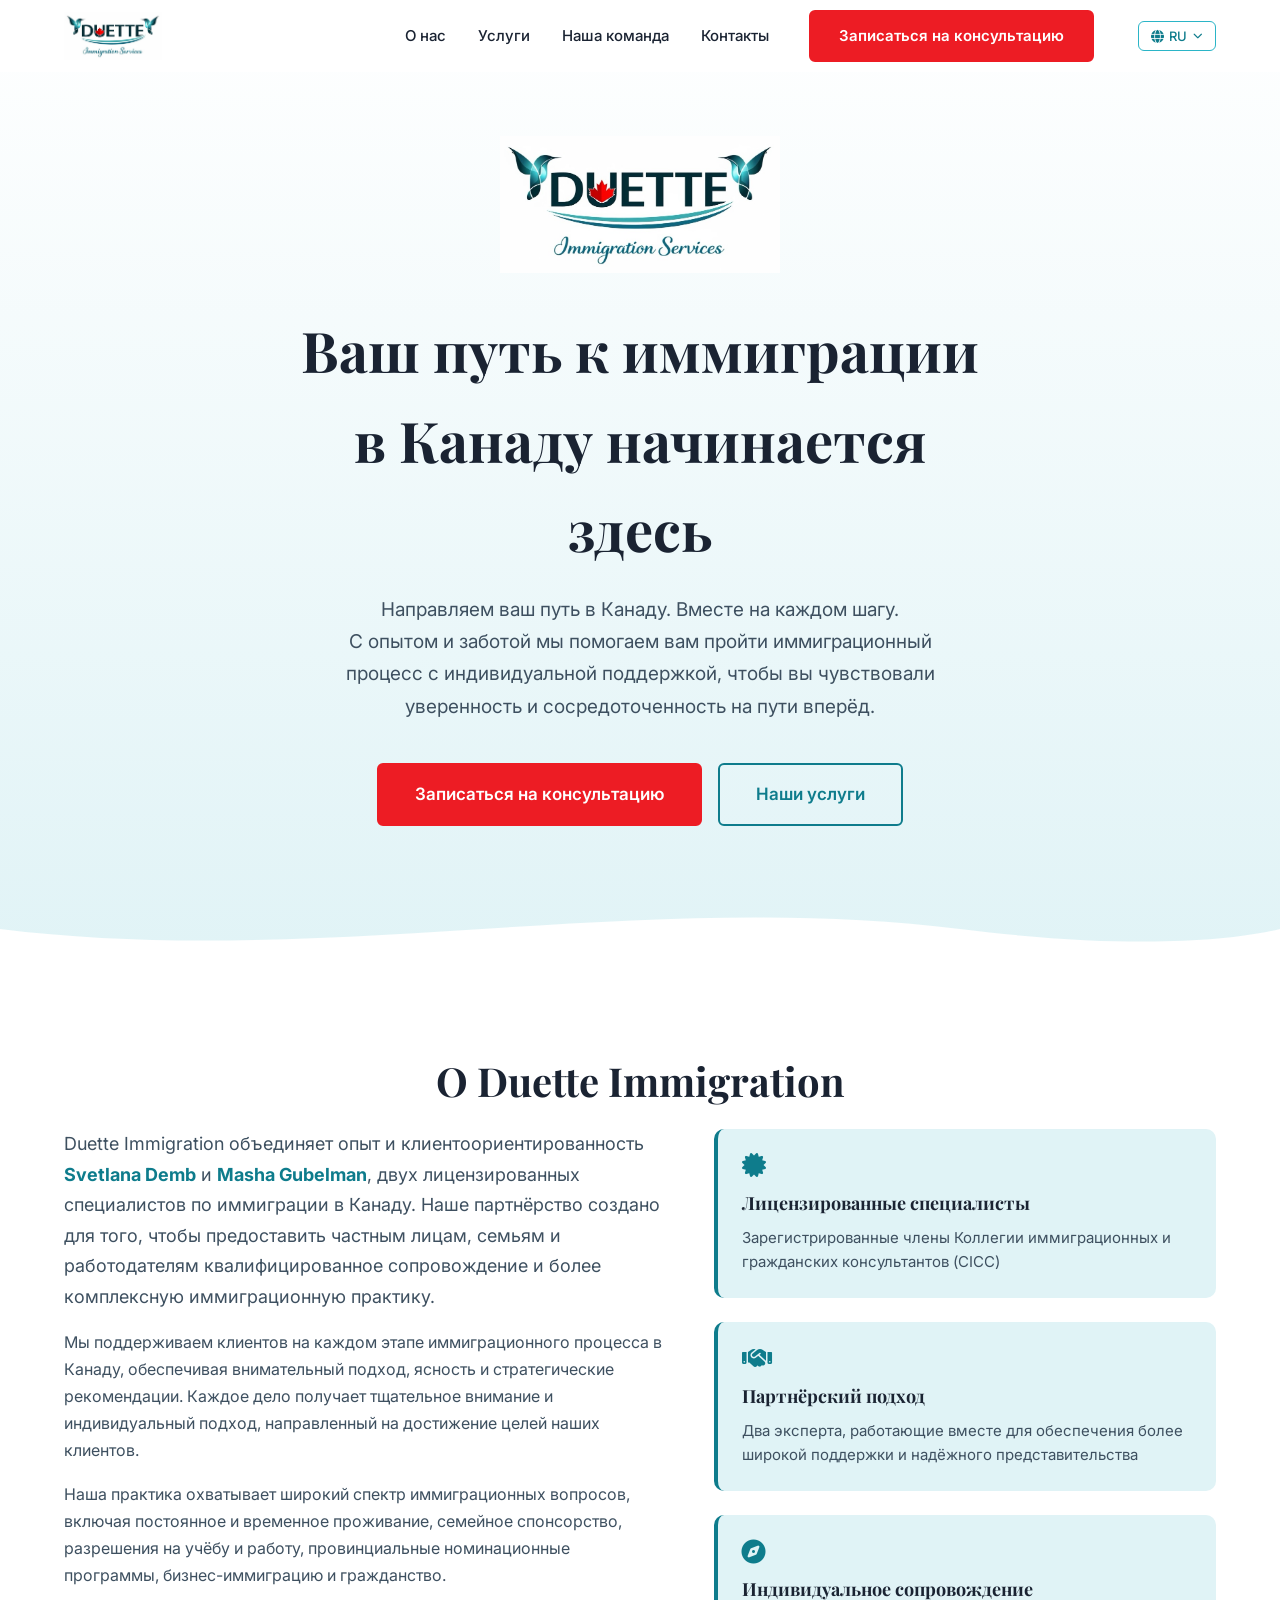
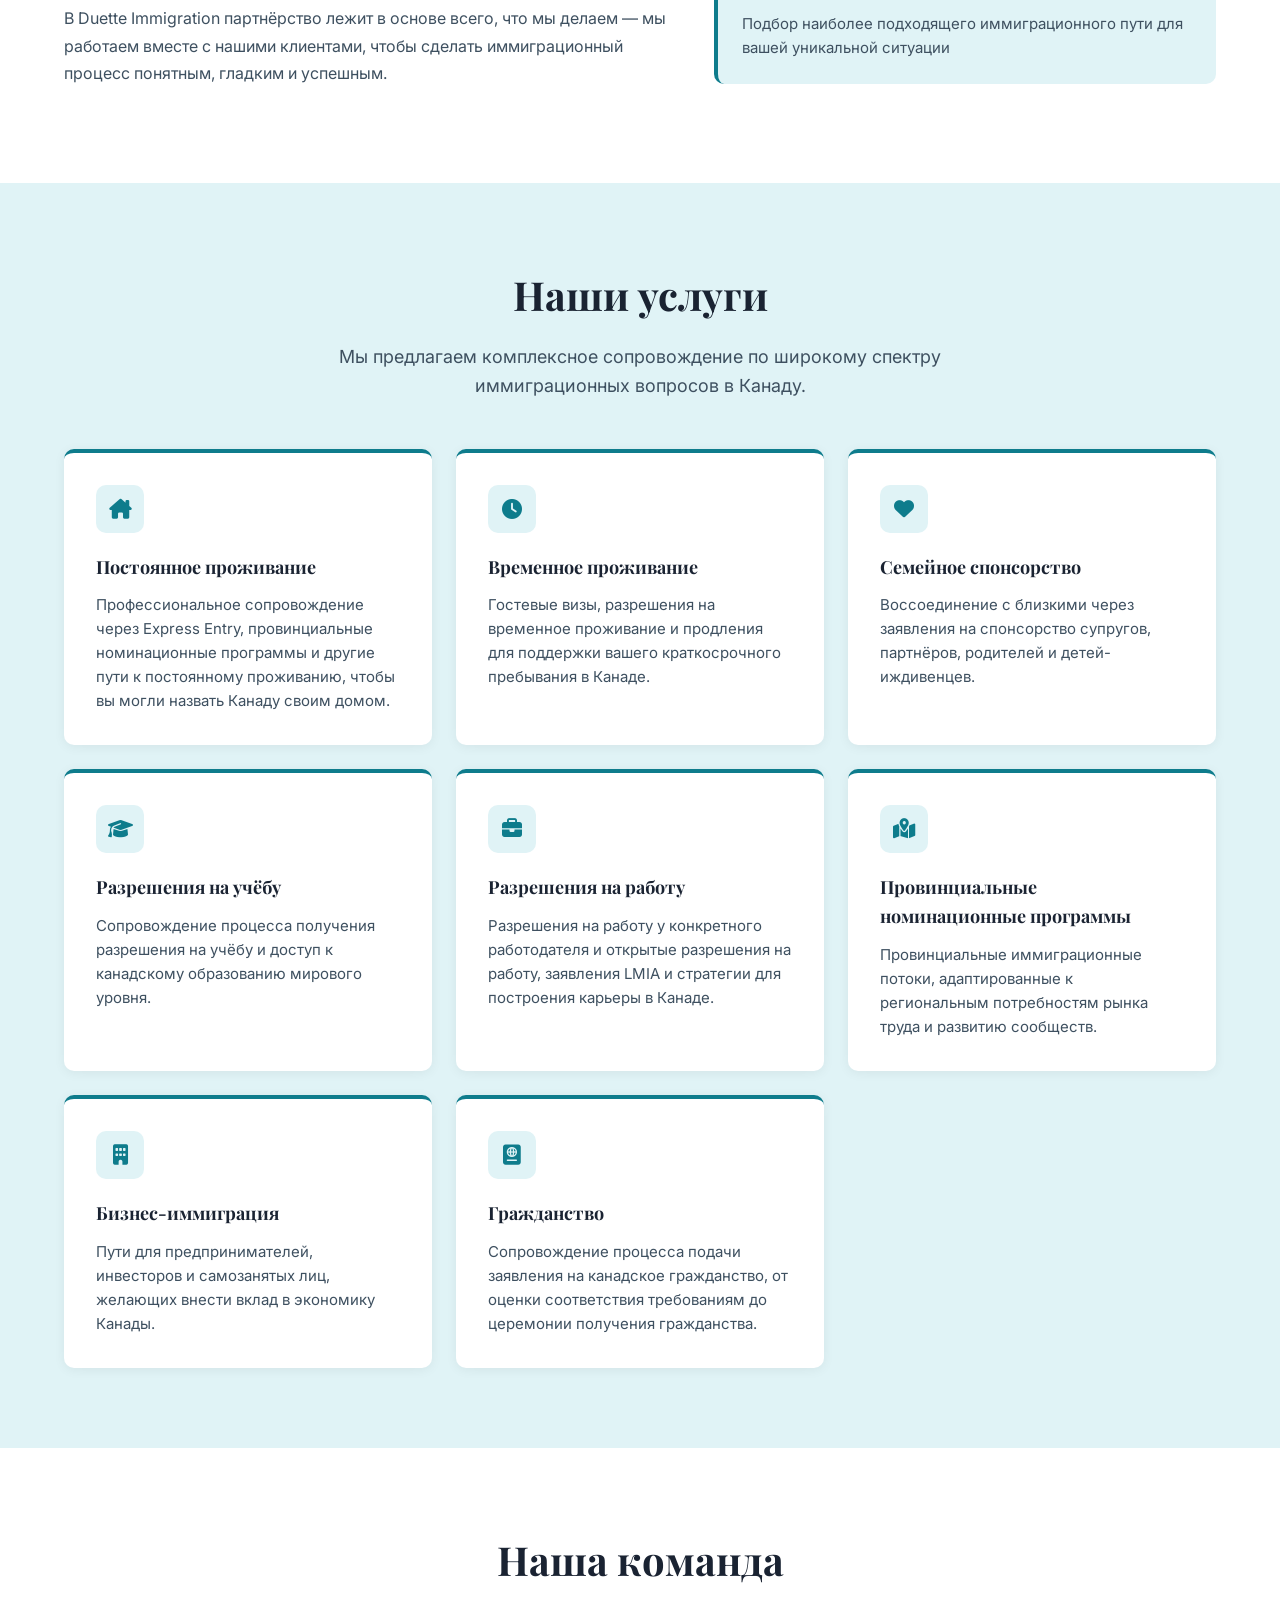
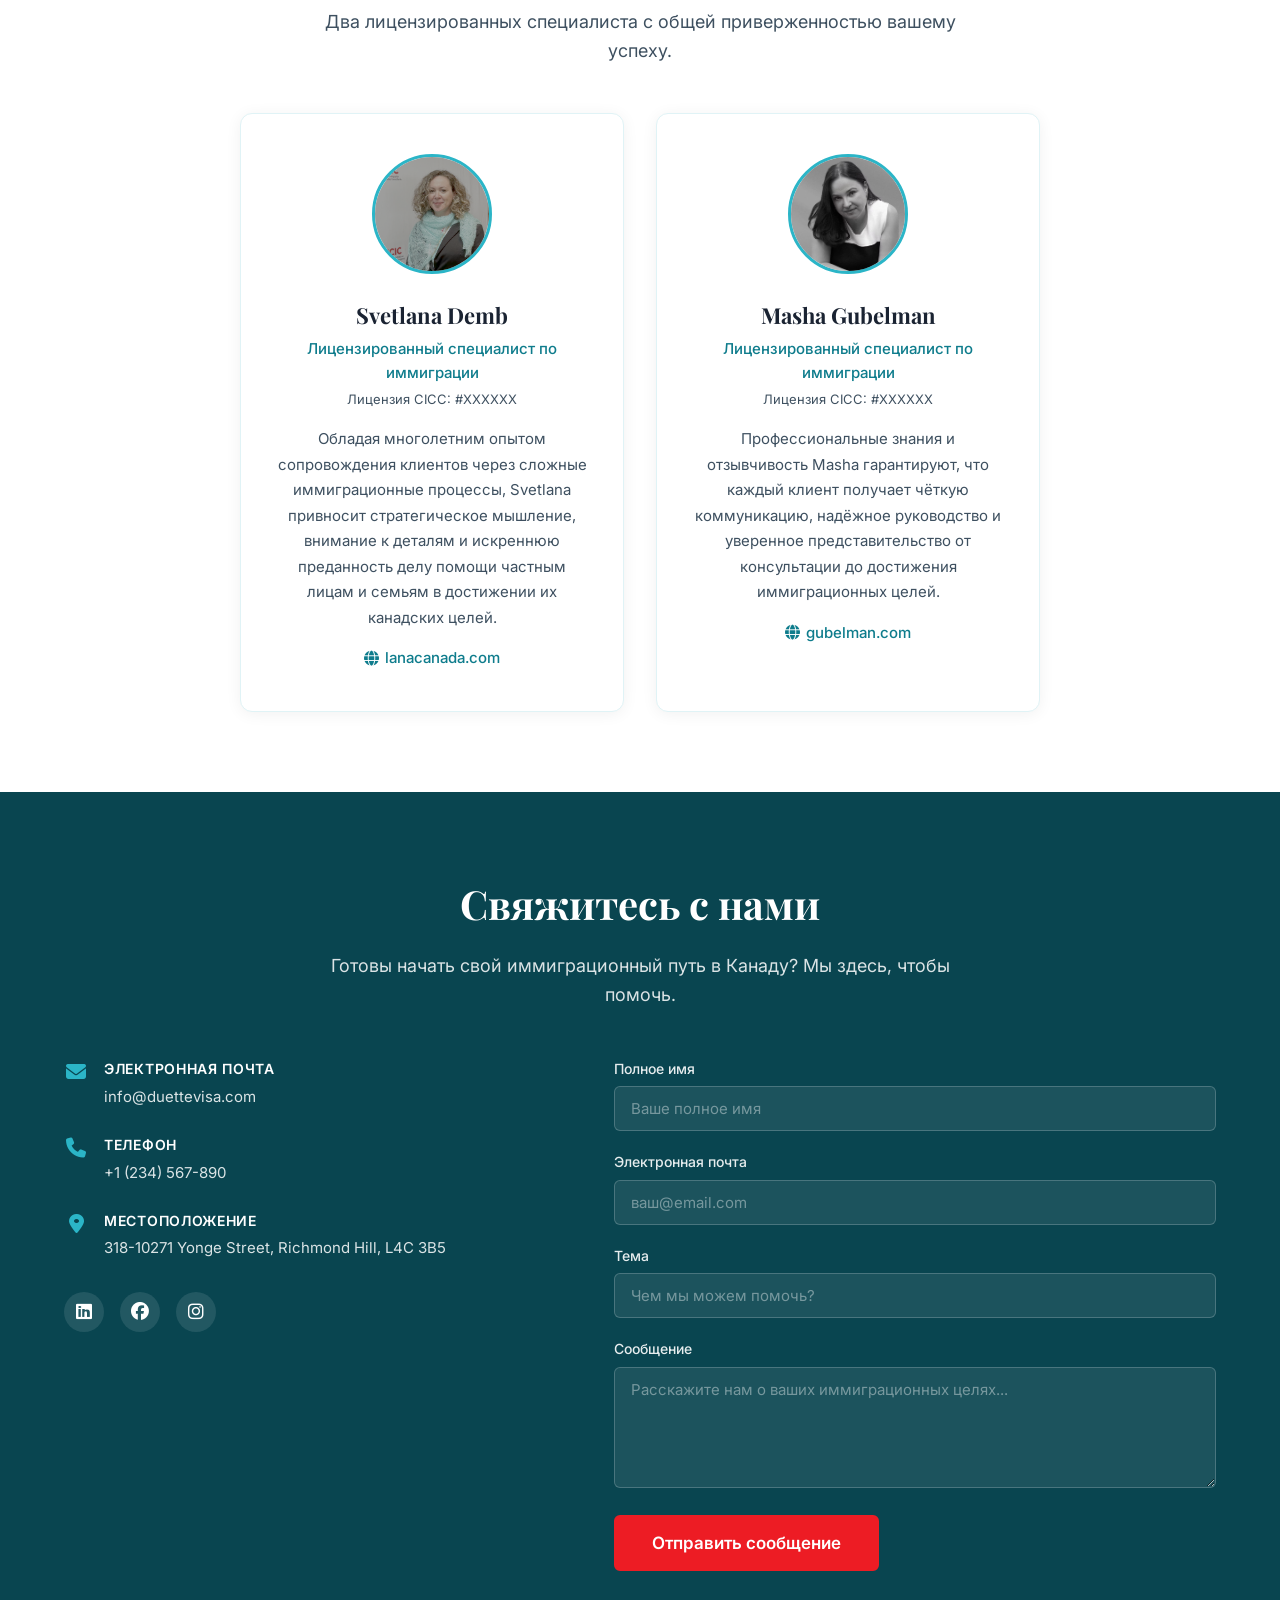
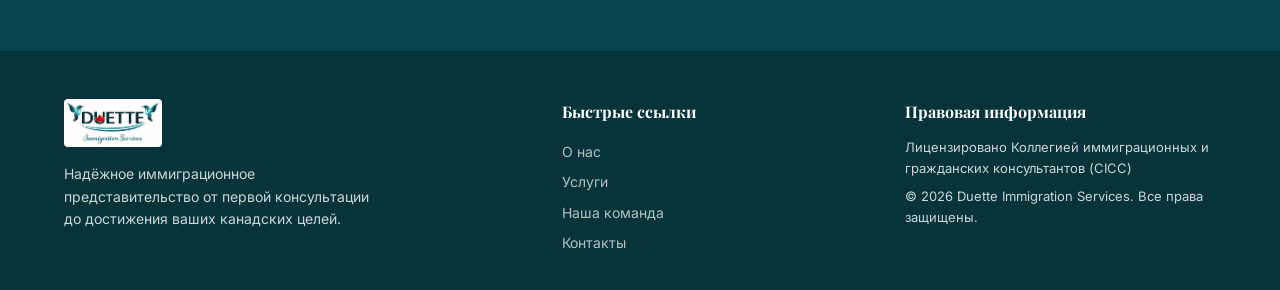
<file: ru.html>
<!DOCTYPE html>
<html lang="ru">
<head>
    <meta charset="UTF-8">
    <meta name="viewport" content="width=device-width, initial-scale=1.0">
    <title>Duette Immigration Services | Лицензированные специалисты по иммиграции в Канаду</title>
    <meta name="description" content="Duette Immigration Services — лицензированные специалисты по иммиграции в Канаду Svetlana Demb и Masha Gubelman предлагают профессиональное сопровождение по вопросам постоянного проживания, разрешений на работу, семейного спонсорства и многого другого.">
    <meta property="og:title" content="Duette Immigration Services">
    <meta property="og:description" content="Лицензированные специалисты по иммиграции в Канаду, сопровождающие вас на каждом этапе иммиграционного процесса.">
    <meta property="og:type" content="website">
    <meta property="og:image" content="images/logo.jpeg">
    <link rel="preconnect" href="https://fonts.googleapis.com">
    <link rel="preconnect" href="https://fonts.gstatic.com" crossorigin>
    <link href="https://fonts.googleapis.com/css2?family=Inter:wght@400;500;600&family=Playfair+Display:wght@600;700&display=swap" rel="stylesheet">
    <link rel="stylesheet" href="https://cdnjs.cloudflare.com/ajax/libs/font-awesome/6.5.1/css/all.min.css">
    <link rel="stylesheet" href="css/style.css">
</head>
<body>
    <!-- Navigation -->
    <header class="navbar" id="navbar">
        <div class="container navbar__inner">
            <a href="#" class="navbar__logo">
                <img src="images/logo.jpeg" alt="Duette Immigration Services" class="navbar__logo-img">
            </a>
            <button class="navbar__toggle" id="navToggle" aria-label="Переключить меню навигации">
                <span class="navbar__toggle-bar"></span>
                <span class="navbar__toggle-bar"></span>
                <span class="navbar__toggle-bar"></span>
            </button>
            <nav class="navbar__menu" id="navMenu">
                <a href="#about" class="navbar__link">О нас</a>
                <a href="#services" class="navbar__link">Услуги</a>
                <a href="#team" class="navbar__link">Наша команда</a>
                <a href="#contact" class="navbar__link">Контакты</a>
                <a href="#BOOKING_URL" class="btn btn--red navbar__cta">Записаться на консультацию</a>
                <div class="lang-switcher">
                    <button class="lang-switcher__btn" aria-label="Выбрать язык">
                        <i class="fa-solid fa-globe"></i> RU <i class="fa-solid fa-chevron-down lang-switcher__arrow"></i>
                    </button>
                    <ul class="lang-switcher__menu">
                        <li><a href="index.html" class="lang-switcher__link">English</a></li>
                        <li><a href="fr.html" class="lang-switcher__link">Français</a></li>
                        <li><a href="ru.html" class="lang-switcher__link lang-switcher__link--active">Русский</a></li>
                        <li><a href="he.html" class="lang-switcher__link">עברית</a></li>
                    </ul>
                </div>
            </nav>
        </div>
    </header>

    <main>
        <!-- Hero Section -->
        <section class="hero" id="hero">
            <div class="container hero__content">
                <img src="images/logo.jpeg" alt="Duette Immigration Services" class="hero__logo">
                <h1 class="hero__title">Ваш путь к иммиграции в Канаду начинается здесь</h1>
                <p class="hero__subtitle">Направляем ваш путь в Канаду. Вместе на каждом шагу.<br>С опытом и заботой мы помогаем вам пройти иммиграционный процесс с индивидуальной поддержкой, чтобы вы чувствовали уверенность и сосредоточенность на пути вперёд.</p>
                <div class="hero__ctas">
                    <a href="#BOOKING_URL" class="btn btn--red btn--lg">Записаться на консультацию</a>
                    <a href="#services" class="btn btn--outline btn--lg">Наши услуги</a>
                </div>
            </div>
            <div class="hero__wave">
                <svg viewBox="0 0 1440 120" preserveAspectRatio="none" xmlns="http://www.w3.org/2000/svg">
                    <path d="M0,60 C360,120 720,0 1080,60 C1260,90 1380,80 1440,60 L1440,120 L0,120 Z" fill="#ffffff"/>
                </svg>
            </div>
        </section>

        <!-- About Section -->
        <section class="about section" id="about">
            <div class="container">
                <h2 class="section__title">О Duette Immigration</h2>
                <div class="about__grid">
                    <div class="about__text">
                        <p class="about__lead">Duette Immigration объединяет опыт и клиентоориентированность <strong><a href="https://www.lanacanada.com/" target="_blank" rel="noopener">Svetlana Demb</a></strong> и <strong><a href="https://www.gubelman.com/" target="_blank" rel="noopener">Masha Gubelman</a></strong>, двух лицензированных специалистов по иммиграции в Канаду. Наше партнёрство создано для того, чтобы предоставить частным лицам, семьям и работодателям квалифицированное сопровождение и более комплексную иммиграционную практику.</p>
                        <p>Мы поддерживаем клиентов на каждом этапе иммиграционного процесса в Канаду, обеспечивая внимательный подход, ясность и стратегические рекомендации. Каждое дело получает тщательное внимание и индивидуальный подход, направленный на достижение целей наших клиентов.</p>
                        <p>Наша практика охватывает широкий спектр иммиграционных вопросов, включая постоянное и временное проживание, семейное спонсорство, разрешения на учёбу и работу, провинциальные номинационные программы, бизнес-иммиграцию и гражданство.</p>
                        <p>В Duette Immigration партнёрство лежит в основе всего, что мы делаем — мы работаем вместе с нашими клиентами, чтобы сделать иммиграционный процесс понятным, гладким и успешным.</p>
                    </div>
                    <div class="about__highlights">
                        <div class="about__highlight-card">
                            <i class="fa-solid fa-certificate"></i>
                            <h3>Лицензированные специалисты</h3>
                            <p>Зарегистрированные члены Коллегии иммиграционных и гражданских консультантов (CICC)</p>
                        </div>
                        <div class="about__highlight-card">
                            <i class="fa-solid fa-handshake"></i>
                            <h3>Партнёрский подход</h3>
                            <p>Два эксперта, работающие вместе для обеспечения более широкой поддержки и надёжного представительства</p>
                        </div>
                        <div class="about__highlight-card">
                            <i class="fa-solid fa-compass"></i>
                            <h3>Индивидуальное сопровождение</h3>
                            <p>Подбор наиболее подходящего иммиграционного пути для вашей уникальной ситуации</p>
                        </div>
                    </div>
                </div>
            </div>
        </section>

        <!-- Services Section -->
        <section class="services section section--teal" id="services">
            <div class="container">
                <h2 class="section__title">Наши услуги</h2>
                <p class="section__subtitle">Мы предлагаем комплексное сопровождение по широкому спектру иммиграционных вопросов в Канаду.</p>
                <div class="services__grid">
                    <div class="services__card">
                        <div class="services__icon"><i class="fa-solid fa-house-chimney"></i></div>
                        <h3>Постоянное проживание</h3>
                        <p>Профессиональное сопровождение через Express Entry, провинциальные номинационные программы и другие пути к постоянному проживанию, чтобы вы могли назвать Канаду своим домом.</p>
                    </div>
                    <div class="services__card">
                        <div class="services__icon"><i class="fa-solid fa-clock"></i></div>
                        <h3>Временное проживание</h3>
                        <p>Гостевые визы, разрешения на временное проживание и продления для поддержки вашего краткосрочного пребывания в Канаде.</p>
                    </div>
                    <div class="services__card">
                        <div class="services__icon"><i class="fa-solid fa-heart"></i></div>
                        <h3>Семейное спонсорство</h3>
                        <p>Воссоединение с близкими через заявления на спонсорство супругов, партнёров, родителей и детей-иждивенцев.</p>
                    </div>
                    <div class="services__card">
                        <div class="services__icon"><i class="fa-solid fa-graduation-cap"></i></div>
                        <h3>Разрешения на учёбу</h3>
                        <p>Сопровождение процесса получения разрешения на учёбу и доступ к канадскому образованию мирового уровня.</p>
                    </div>
                    <div class="services__card">
                        <div class="services__icon"><i class="fa-solid fa-briefcase"></i></div>
                        <h3>Разрешения на работу</h3>
                        <p>Разрешения на работу у конкретного работодателя и открытые разрешения на работу, заявления LMIA и стратегии для построения карьеры в Канаде.</p>
                    </div>
                    <div class="services__card">
                        <div class="services__icon"><i class="fa-solid fa-map-location-dot"></i></div>
                        <h3>Провинциальные номинационные программы</h3>
                        <p>Провинциальные иммиграционные потоки, адаптированные к региональным потребностям рынка труда и развитию сообществ.</p>
                    </div>
                    <div class="services__card">
                        <div class="services__icon"><i class="fa-solid fa-building"></i></div>
                        <h3>Бизнес-иммиграция</h3>
                        <p>Пути для предпринимателей, инвесторов и самозанятых лиц, желающих внести вклад в экономику Канады.</p>
                    </div>
                    <div class="services__card">
                        <div class="services__icon"><i class="fa-solid fa-passport"></i></div>
                        <h3>Гражданство</h3>
                        <p>Сопровождение процесса подачи заявления на канадское гражданство, от оценки соответствия требованиям до церемонии получения гражданства.</p>
                    </div>
                </div>
            </div>
        </section>

        <!-- Team Section -->
        <section class="team section" id="team">
            <div class="container">
                <h2 class="section__title">Наша команда</h2>
                <p class="section__subtitle">Два лицензированных специалиста с общей приверженностью вашему успеху.</p>
                <div class="team__grid">
                    <div class="team__card">
                        <div class="team__photo">
                            <img src="images/svetlana.png" alt="Svetlana Demb">
                        </div>
                        <h3 class="team__name"><a href="https://www.lanacanada.com/" target="_blank" rel="noopener">Svetlana Demb</a></h3>
                        <p class="team__title">Лицензированный специалист по иммиграции</p>
                        <p class="team__license">Лицензия CICC: #XXXXXX</p>
                        <p class="team__bio">Обладая многолетним опытом сопровождения клиентов через сложные иммиграционные процессы, Svetlana привносит стратегическое мышление, внимание к деталям и искреннюю преданность делу помощи частным лицам и семьям в достижении их канадских целей.</p>
                        <a href="https://www.lanacanada.com/" target="_blank" rel="noopener" class="team__website"><i class="fa-solid fa-globe"></i> lanacanada.com</a>
                    </div>
                    <div class="team__card">
                        <div class="team__photo">
                            <img src="images/masha.jpg" alt="Masha Gubelman">
                        </div>
                        <h3 class="team__name"><a href="https://www.gubelman.com/" target="_blank" rel="noopener">Masha Gubelman</a></h3>
                        <p class="team__title">Лицензированный специалист по иммиграции</p>
                        <p class="team__license">Лицензия CICC: #XXXXXX</p>
                        <p class="team__bio">Профессиональные знания и отзывчивость Masha гарантируют, что каждый клиент получает чёткую коммуникацию, надёжное руководство и уверенное представительство от консультации до достижения иммиграционных целей.</p>
                        <a href="https://www.gubelman.com/" target="_blank" rel="noopener" class="team__website"><i class="fa-solid fa-globe"></i> gubelman.com</a>
                    </div>
                </div>
            </div>
        </section>


        <!-- Contact Section -->
        <section class="contact section section--dark" id="contact">
            <div class="container">
                <h2 class="section__title section__title--light">Свяжитесь с нами</h2>
                <p class="section__subtitle section__subtitle--light">Готовы начать свой иммиграционный путь в Канаду? Мы здесь, чтобы помочь.</p>
                <div class="contact__grid">
                    <div class="contact__info">
                        <div class="contact__item">
                            <i class="fa-solid fa-envelope"></i>
                            <div>
                                <h3>Электронная почта</h3>
                                <a href="mailto:info@duettevisa.com">info@duettevisa.com</a>
                            </div>
                        </div>
                        <div class="contact__item">
                            <i class="fa-solid fa-phone"></i>
                            <div>
                                <h3>Телефон</h3>
                                <a href="tel:+1234567890">+1 (234) 567-890</a>
                            </div>
                        </div>
                        <div class="contact__item">
                            <i class="fa-solid fa-location-dot"></i>
                            <div>
                                <h3>Местоположение</h3>
                                <p>318-10271 Yonge Street, Richmond Hill, L4C 3B5</p>
                            </div>
                        </div>
                        <div class="contact__socials">
                            <a href="#" aria-label="LinkedIn"><i class="fa-brands fa-linkedin"></i></a>
                            <a href="#" aria-label="Facebook"><i class="fa-brands fa-facebook"></i></a>
                            <a href="#" aria-label="Instagram"><i class="fa-brands fa-instagram"></i></a>
                        </div>
                    </div>
                    <form class="contact__form" id="contactForm">
                        <div class="contact__form-group">
                            <label for="name">Полное имя</label>
                            <input type="text" id="name" name="name" required placeholder="Ваше полное имя">
                        </div>
                        <div class="contact__form-group">
                            <label for="email">Электронная почта</label>
                            <input type="email" id="email" name="email" required placeholder="ваш@email.com">
                        </div>
                        <div class="contact__form-group">
                            <label for="subject">Тема</label>
                            <input type="text" id="subject" name="subject" required placeholder="Чем мы можем помочь?">
                        </div>
                        <div class="contact__form-group">
                            <label for="message">Сообщение</label>
                            <textarea id="message" name="message" rows="5" required placeholder="Расскажите нам о ваших иммиграционных целях..."></textarea>
                        </div>
                        <button type="submit" class="btn btn--red btn--lg contact__submit">Отправить сообщение</button>
                    </form>
                </div>
            </div>
        </section>
    </main>

    <!-- Footer -->
    <footer class="footer">
        <div class="container footer__inner">
            <div class="footer__brand">
                <img src="images/logo.jpeg" alt="Duette Immigration Services" class="footer__logo">
                <p>Надёжное иммиграционное представительство от первой консультации до достижения ваших канадских целей.</p>
            </div>
            <div class="footer__links">
                <h4>Быстрые ссылки</h4>
                <a href="#about">О нас</a>
                <a href="#services">Услуги</a>
                <a href="#team">Наша команда</a>
                <a href="#contact">Контакты</a>
            </div>
            <div class="footer__legal">
                <h4>Правовая информация</h4>
                <p>Лицензировано Коллегией иммиграционных и гражданских консультантов (CICC)</p>
                <p>&copy; 2026 Duette Immigration Services. Все права защищены.</p>
            </div>
        </div>
    </footer>

    <script src="js/main.js"></script>
</body>
</html>
</file>
<file: css/style.css>
/* ========================================
   Duette Immigration Services — Styles
   ======================================== */

/* --- CSS Custom Properties --- */
:root {
    --color-primary: #0E7C8C;
    --color-primary-dark: #094550;
    --color-primary-light: #2BB5C7;
    --color-primary-pale: #E0F3F6;
    --color-red: #ED1C24;
    --color-red-hover: #C8111A;
    --color-white: #FFFFFF;
    --color-off-white: #F7FBFC;
    --color-text: #1A2332;
    --color-text-muted: #3E5060;
    --color-footer: #07333B;

    --font-heading: 'Playfair Display', Georgia, serif;
    --font-body: 'Inter', system-ui, -apple-system, sans-serif;

    --container-max: 1200px;
    --nav-height: 72px;
}

/* --- Reset & Base --- */
*,
*::before,
*::after {
    margin: 0;
    padding: 0;
    box-sizing: border-box;
}

html {
    scroll-behavior: smooth;
    scroll-padding-top: var(--nav-height);
}

body {
    font-family: var(--font-body);
    font-size: 1rem;
    line-height: 1.6;
    color: var(--color-text);
    background-color: var(--color-white);
    -webkit-font-smoothing: antialiased;
}

img {
    max-width: 100%;
    height: auto;
    display: block;
}

a {
    color: var(--color-primary);
    text-decoration: none;
    transition: color 0.2s;
}

a:hover {
    color: var(--color-primary-dark);
}

/* --- Utility --- */
.container {
    width: 100%;
    max-width: var(--container-max);
    margin: 0 auto;
    padding: 0 1.5rem;
}

.section {
    padding: 5rem 0;
}

.section--teal {
    background-color: var(--color-primary-pale);
}

.section--dark {
    background-color: var(--color-primary-dark);
    color: var(--color-white);
}

.section__title {
    font-family: var(--font-heading);
    font-size: 2.25rem;
    font-weight: 700;
    text-align: center;
    margin-bottom: 1rem;
    color: var(--color-text);
}

.section__title--light {
    color: var(--color-white);
}

.section__subtitle {
    text-align: center;
    color: var(--color-text-muted);
    font-size: 1.125rem;
    max-width: 640px;
    margin: 0 auto 3rem;
}

.section__subtitle--light {
    color: rgba(255, 255, 255, 0.85);
}

/* --- Buttons --- */
.btn {
    display: inline-block;
    font-family: var(--font-body);
    font-weight: 600;
    font-size: 0.9375rem;
    padding: 0.75rem 1.75rem;
    border-radius: 6px;
    border: 2px solid transparent;
    cursor: pointer;
    transition: all 0.2s;
    text-align: center;
}

.btn--red {
    background-color: var(--color-red);
    color: var(--color-white);
    border-color: var(--color-red);
}

.btn--red:hover {
    background-color: var(--color-red-hover);
    border-color: var(--color-red-hover);
    color: var(--color-white);
}

.btn--outline {
    background-color: transparent;
    color: var(--color-primary);
    border-color: var(--color-primary);
}

.btn--outline:hover {
    background-color: var(--color-primary);
    color: var(--color-white);
}

.btn--lg {
    padding: 1rem 2.25rem;
    font-size: 1.0625rem;
}

/* ========================================
   NAVIGATION
   ======================================== */
.navbar {
    position: fixed;
    top: 0;
    left: 0;
    right: 0;
    height: var(--nav-height);
    background: var(--color-white);
    z-index: 1000;
    transition: box-shadow 0.3s;
}

.navbar--scrolled {
    box-shadow: 0 2px 20px rgba(0, 0, 0, 0.08);
}

.navbar__inner {
    display: flex;
    align-items: center;
    justify-content: space-between;
    height: 100%;
}

.navbar__logo-img {
    height: 48px;
    width: auto;
}

.navbar__menu {
    display: flex;
    align-items: center;
    gap: 2rem;
}

.navbar__link {
    font-weight: 500;
    font-size: 0.9375rem;
    color: var(--color-text);
    position: relative;
    padding: 0.25rem 0;
}

.navbar__link::after {
    content: '';
    position: absolute;
    bottom: -2px;
    left: 0;
    width: 0;
    height: 2px;
    background-color: var(--color-primary);
    transition: width 0.2s;
}

.navbar__link:hover,
.navbar__link--active {
    color: var(--color-primary);
}

.navbar__link:hover::after,
.navbar__link--active::after {
    width: 100%;
}

.navbar__cta {
    margin-left: 0.5rem;
}

/* Language Switcher */
.lang-switcher {
    position: relative;
    margin-left: 0.75rem;
}

.lang-switcher__btn {
    display: flex;
    align-items: center;
    gap: 0.35rem;
    background: none;
    border: 1px solid var(--color-primary-light);
    border-radius: 6px;
    padding: 0.4rem 0.75rem;
    font-family: var(--font-body);
    font-size: 0.8125rem;
    font-weight: 500;
    color: var(--color-primary);
    cursor: pointer;
    transition: background 0.2s, border-color 0.2s;
}

.lang-switcher__btn:hover {
    background: var(--color-primary-pale);
    border-color: var(--color-primary);
}

.lang-switcher__arrow {
    font-size: 0.6rem;
    transition: transform 0.2s;
}

.lang-switcher--open .lang-switcher__arrow {
    transform: rotate(180deg);
}

.lang-switcher__menu {
    display: none;
    position: absolute;
    top: calc(100% + 0.5rem);
    right: 0;
    background: var(--color-white);
    border: 1px solid var(--color-primary-pale);
    border-radius: 8px;
    box-shadow: 0 4px 16px rgba(0, 0, 0, 0.1);
    list-style: none;
    min-width: 130px;
    z-index: 1001;
    overflow: hidden;
}

.lang-switcher--open .lang-switcher__menu {
    display: block;
}

.lang-switcher__link {
    display: block;
    padding: 0.6rem 1rem;
    font-size: 0.875rem;
    color: var(--color-text);
    transition: background 0.15s;
}

.lang-switcher__link:hover {
    background: var(--color-primary-pale);
    color: var(--color-primary);
}

.lang-switcher__link--active {
    font-weight: 600;
    color: var(--color-primary);
}

/* Hamburger Toggle */
.navbar__toggle {
    display: none;
    flex-direction: column;
    gap: 5px;
    background: none;
    border: none;
    cursor: pointer;
    padding: 0.5rem;
}

.navbar__toggle-bar {
    display: block;
    width: 24px;
    height: 2px;
    background-color: var(--color-text);
    border-radius: 2px;
    transition: all 0.3s;
}

/* ========================================
   HERO
   ======================================== */
.hero {
    padding-top: calc(var(--nav-height) + 4rem);
    padding-bottom: 0;
    background: linear-gradient(180deg, var(--color-white) 0%, var(--color-primary-pale) 100%);
    text-align: center;
    position: relative;
}

.hero__content {
    padding-bottom: 4rem;
}

.hero__logo {
    width: 280px;
    margin: 0 auto 2rem;
}

.hero__title {
    font-family: var(--font-heading);
    font-size: 3rem;
    font-weight: 700;
    color: var(--color-text);
    margin-bottom: 1.25rem;
    max-width: 720px;
    margin-left: auto;
    margin-right: auto;
}

.hero__subtitle {
    font-size: 1.1875rem;
    color: var(--color-text-muted);
    max-width: 640px;
    margin: 0 auto 2.5rem;
    line-height: 1.7;
}

.hero__ctas {
    display: flex;
    gap: 1rem;
    justify-content: center;
    flex-wrap: wrap;
}

.hero__wave {
    width: 100%;
    line-height: 0;
    margin-top: -1px;
}

.hero__wave svg {
    width: 100%;
    height: 80px;
}

/* ========================================
   ABOUT
   ======================================== */
.about__grid {
    display: grid;
    grid-template-columns: 1fr;
    gap: 3rem;
}

.about__text {
    max-width: 640px;
}

.about__lead {
    font-size: 1.125rem;
    line-height: 1.8;
    margin-bottom: 1rem;
    color: var(--color-text);
}

.about__text p {
    margin-bottom: 1rem;
    color: var(--color-text-muted);
    line-height: 1.7;
}

.about__highlights {
    display: grid;
    grid-template-columns: 1fr;
    gap: 1.5rem;
}

.about__highlight-card {
    background: var(--color-primary-pale);
    padding: 1.5rem;
    border-radius: 10px;
    border-left: 4px solid var(--color-primary);
}

.about__highlight-card i {
    font-size: 1.5rem;
    color: var(--color-primary);
    margin-bottom: 0.75rem;
}

.about__highlight-card h3 {
    font-family: var(--font-heading);
    font-size: 1.125rem;
    margin-bottom: 0.5rem;
    color: var(--color-text);
}

.about__highlight-card p {
    font-size: 0.9375rem;
    color: var(--color-text-muted);
    line-height: 1.6;
}

/* ========================================
   SERVICES
   ======================================== */
.services__grid {
    display: grid;
    grid-template-columns: 1fr;
    gap: 1.5rem;
}

.services__card {
    background: var(--color-white);
    padding: 2rem;
    border-radius: 10px;
    border-top: 4px solid var(--color-primary);
    box-shadow: 0 2px 12px rgba(0, 0, 0, 0.06);
    transition: transform 0.2s, box-shadow 0.2s;
}

.services__card:hover {
    transform: translateY(-4px);
    box-shadow: 0 8px 24px rgba(0, 0, 0, 0.1);
}

.services__icon {
    width: 48px;
    height: 48px;
    border-radius: 10px;
    background: var(--color-primary-pale);
    display: flex;
    align-items: center;
    justify-content: center;
    margin-bottom: 1.25rem;
}

.services__icon i {
    font-size: 1.25rem;
    color: var(--color-primary);
}

.services__card h3 {
    font-family: var(--font-heading);
    font-size: 1.125rem;
    margin-bottom: 0.75rem;
    color: var(--color-text);
}

.services__card p {
    font-size: 0.9375rem;
    color: var(--color-text-muted);
    line-height: 1.6;
}

/* ========================================
   TEAM
   ======================================== */
.team__grid {
    display: grid;
    grid-template-columns: 1fr;
    gap: 2rem;
    max-width: 800px;
    margin: 0 auto;
}

.team__card {
    background: var(--color-white);
    border-radius: 12px;
    padding: 2.5rem 2rem;
    text-align: center;
    box-shadow: 0 2px 16px rgba(0, 0, 0, 0.06);
    border: 1px solid var(--color-primary-pale);
}

.team__photo {
    width: 120px;
    height: 120px;
    border-radius: 50%;
    background: var(--color-primary-pale);
    border: 3px solid var(--color-primary-light);
    display: flex;
    align-items: center;
    justify-content: center;
    margin: 0 auto 1.5rem;
}

.team__photo i {
    font-size: 3rem;
    color: var(--color-primary-light);
}

.team__photo img {
    width: 100%;
    height: 100%;
    object-fit: cover;
    border-radius: 50%;
}

.team__name {
    font-family: var(--font-heading);
    font-size: 1.375rem;
    color: var(--color-text);
    margin-bottom: 0.25rem;
}

.team__title {
    font-size: 0.9375rem;
    color: var(--color-primary);
    font-weight: 500;
    margin-bottom: 0.25rem;
}

.team__license {
    font-size: 0.8125rem;
    color: var(--color-text-muted);
    margin-bottom: 1rem;
}

.team__bio {
    font-size: 0.9375rem;
    color: var(--color-text-muted);
    line-height: 1.7;
}

.team__name a {
    color: var(--color-text);
    transition: color 0.2s;
}

.team__name a:hover {
    color: var(--color-primary);
}

.team__website {
    display: inline-flex;
    align-items: center;
    gap: 0.4rem;
    margin-top: 1rem;
    font-size: 0.9375rem;
    font-weight: 500;
    color: var(--color-primary);
}

.team__website:hover {
    color: var(--color-primary-dark);
}

/* ========================================
   PUBLICATIONS
   ======================================== */
.publications__grid {
    display: grid;
    grid-template-columns: 1fr;
    gap: 1.5rem;
}

.publications__card {
    background: var(--color-white);
    border-radius: 10px;
    overflow: hidden;
    box-shadow: 0 2px 12px rgba(0, 0, 0, 0.06);
    transition: transform 0.2s, box-shadow 0.2s;
    display: flex;
    flex-direction: column;
}

.publications__card:hover {
    transform: translateY(-4px);
    box-shadow: 0 8px 24px rgba(0, 0, 0, 0.1);
}

.publications__thumbnail {
    height: 160px;
    background: linear-gradient(135deg, var(--color-primary) 0%, var(--color-primary-dark) 100%);
    display: flex;
    align-items: center;
    justify-content: center;
}

.publications__thumbnail i {
    font-size: 3rem;
    color: rgba(255, 255, 255, 0.3);
}

.publications__body {
    padding: 1.5rem;
    flex: 1;
    display: flex;
    flex-direction: column;
}

.publications__date {
    font-size: 0.8125rem;
    color: var(--color-primary);
    font-weight: 500;
    margin-bottom: 0.5rem;
}

.publications__title {
    font-family: var(--font-heading);
    font-size: 1.125rem;
    color: var(--color-text);
    margin-bottom: 0.75rem;
}

.publications__excerpt {
    font-size: 0.9375rem;
    color: var(--color-text-muted);
    line-height: 1.6;
    margin-bottom: 1rem;
    flex: 1;
}

.publications__link {
    font-weight: 600;
    font-size: 0.9375rem;
    color: var(--color-primary);
    display: inline-flex;
    align-items: center;
    gap: 0.5rem;
}

.publications__link:hover {
    color: var(--color-primary-dark);
}

.publications__link i {
    font-size: 0.75rem;
    transition: transform 0.2s;
}

.publications__link:hover i {
    transform: translateX(4px);
}

.publications__cta {
    text-align: center;
    margin-top: 3rem;
}

/* ========================================
   CONTACT
   ======================================== */
.contact__grid {
    display: grid;
    grid-template-columns: 1fr;
    gap: 3rem;
}

.contact__info {
    display: flex;
    flex-direction: column;
    gap: 1.5rem;
}

.contact__item {
    display: flex;
    align-items: flex-start;
    gap: 1rem;
}

.contact__item i {
    font-size: 1.25rem;
    color: var(--color-primary-light);
    margin-top: 0.25rem;
    width: 24px;
    text-align: center;
}

.contact__item h3 {
    font-size: 0.875rem;
    font-weight: 600;
    text-transform: uppercase;
    letter-spacing: 0.05em;
    margin-bottom: 0.25rem;
    color: var(--color-white);
}

.contact__item a,
.contact__item p {
    color: rgba(255, 255, 255, 0.85);
    font-size: 0.9375rem;
}

.contact__item a:hover {
    color: var(--color-white);
}

.contact__socials {
    display: flex;
    gap: 1rem;
    margin-top: 0.5rem;
}

.contact__socials a {
    width: 40px;
    height: 40px;
    border-radius: 50%;
    background: rgba(255, 255, 255, 0.1);
    display: flex;
    align-items: center;
    justify-content: center;
    color: var(--color-white);
    transition: background 0.2s;
}

.contact__socials a:hover {
    background: rgba(255, 255, 255, 0.2);
    color: var(--color-white);
}

.contact__socials a i {
    font-size: 1.125rem;
}

/* Contact Form */
.contact__form {
    display: flex;
    flex-direction: column;
    gap: 1.25rem;
}

.contact__form-group label {
    display: block;
    font-size: 0.875rem;
    font-weight: 500;
    margin-bottom: 0.375rem;
    color: rgba(255, 255, 255, 0.9);
}

.contact__form-group input,
.contact__form-group textarea {
    width: 100%;
    padding: 0.75rem 1rem;
    border: 1px solid rgba(255, 255, 255, 0.2);
    border-radius: 6px;
    background: rgba(255, 255, 255, 0.08);
    color: var(--color-white);
    font-family: var(--font-body);
    font-size: 0.9375rem;
    transition: border-color 0.2s, background 0.2s;
}

.contact__form-group input::placeholder,
.contact__form-group textarea::placeholder {
    color: rgba(255, 255, 255, 0.4);
}

.contact__form-group input:focus,
.contact__form-group textarea:focus {
    outline: none;
    border-color: var(--color-primary-light);
    background: rgba(255, 255, 255, 0.12);
}

.contact__submit {
    align-self: flex-start;
    width: 100%;
}

/* ========================================
   FOOTER
   ======================================== */
.footer {
    background: var(--color-footer);
    color: rgba(255, 255, 255, 0.8);
    padding: 3rem 0 2rem;
}

.footer__inner {
    display: grid;
    grid-template-columns: 1fr;
    gap: 2rem;
}

.footer__logo {
    height: 48px;
    margin-bottom: 1rem;
    border-radius: 4px;
}

.footer__brand p {
    font-size: 0.875rem;
    line-height: 1.6;
    max-width: 320px;
}

.footer__links h4,
.footer__legal h4 {
    font-family: var(--font-heading);
    font-size: 1rem;
    color: var(--color-white);
    margin-bottom: 0.75rem;
}

.footer__links a {
    display: block;
    color: rgba(255, 255, 255, 0.7);
    font-size: 0.875rem;
    padding: 0.25rem 0;
    transition: color 0.2s;
}

.footer__links a:hover {
    color: var(--color-white);
}

.footer__legal p {
    font-size: 0.8125rem;
    line-height: 1.6;
    margin-bottom: 0.5rem;
}

/* ========================================
   RESPONSIVE — TABLET (768px)
   ======================================== */
@media (min-width: 640px) {
    .services__grid {
        grid-template-columns: repeat(2, 1fr);
    }

    .publications__grid {
        grid-template-columns: repeat(2, 1fr);
    }

    .team__grid {
        grid-template-columns: repeat(2, 1fr);
    }

    .about__highlights {
        grid-template-columns: repeat(3, 1fr);
    }

    .contact__submit {
        width: auto;
    }
}

@media (min-width: 768px) {
    .navbar__toggle {
        display: none !important;
    }

    .navbar__menu {
        display: flex !important;
    }

    .about__grid {
        grid-template-columns: 1.2fr 1fr;
        align-items: start;
    }

    .about__highlights {
        grid-template-columns: 1fr;
    }

    .contact__grid {
        grid-template-columns: 1fr 1.2fr;
        align-items: start;
    }

    .footer__inner {
        grid-template-columns: 1.5fr 1fr 1fr;
    }

    .hero__title {
        font-size: 3.5rem;
    }

    .section__title {
        font-size: 2.5rem;
    }
}

/* Mobile nav */
@media (max-width: 767px) {
    .navbar__toggle {
        display: flex;
    }

    .navbar__menu {
        display: none;
        position: absolute;
        top: var(--nav-height);
        left: 0;
        right: 0;
        background: var(--color-white);
        flex-direction: column;
        padding: 1.5rem;
        gap: 1rem;
        box-shadow: 0 8px 24px rgba(0, 0, 0, 0.1);
        border-top: 1px solid var(--color-primary-pale);
    }

    .navbar__menu--open {
        display: flex;
    }

    .navbar__cta {
        margin-left: 0;
        text-align: center;
    }

    .hero__logo {
        width: 200px;
    }

    .hero__title {
        font-size: 2rem;
    }

    .hero__subtitle {
        font-size: 1rem;
    }
}

/* Desktop (1024px) */
@media (min-width: 1024px) {
    .services__grid {
        grid-template-columns: repeat(3, 1fr);
    }

    .publications__grid {
        grid-template-columns: repeat(3, 1fr);
    }
}

/* Hamburger animation when open */
.navbar__toggle--open .navbar__toggle-bar:nth-child(1) {
    transform: rotate(45deg) translate(5px, 5px);
}

.navbar__toggle--open .navbar__toggle-bar:nth-child(2) {
    opacity: 0;
}

.navbar__toggle--open .navbar__toggle-bar:nth-child(3) {
    transform: rotate(-45deg) translate(5px, -5px);
}

/* ========================================
   RTL SUPPORT (Hebrew)
   ======================================== */
[dir="rtl"] {
    direction: rtl;
    text-align: right;
}

[dir="rtl"] .section__title,
[dir="rtl"] .section__subtitle,
[dir="rtl"] .hero__title,
[dir="rtl"] .hero__subtitle {
    text-align: center;
}

[dir="rtl"] .about__highlight-card {
    border-left: none;
    border-right: 4px solid var(--color-primary);
}

[dir="rtl"] .contact__item {
    flex-direction: row-reverse;
    text-align: right;
}

[dir="rtl"] .contact__socials {
    justify-content: flex-end;
}

[dir="rtl"] .navbar__cta {
    margin-left: 0;
    margin-right: 0.5rem;
}

[dir="rtl"] .lang-switcher {
    margin-left: 0;
    margin-right: 0.75rem;
}

[dir="rtl"] .lang-switcher__menu {
    right: auto;
    left: 0;
}

[dir="rtl"] .team__website {
    flex-direction: row-reverse;
}

[dir="rtl"] .footer__inner {
    direction: rtl;
}

[dir="rtl"] .contact__form-group {
    text-align: right;
}

[dir="rtl"] .contact__submit {
    align-self: flex-end;
}
</file>
